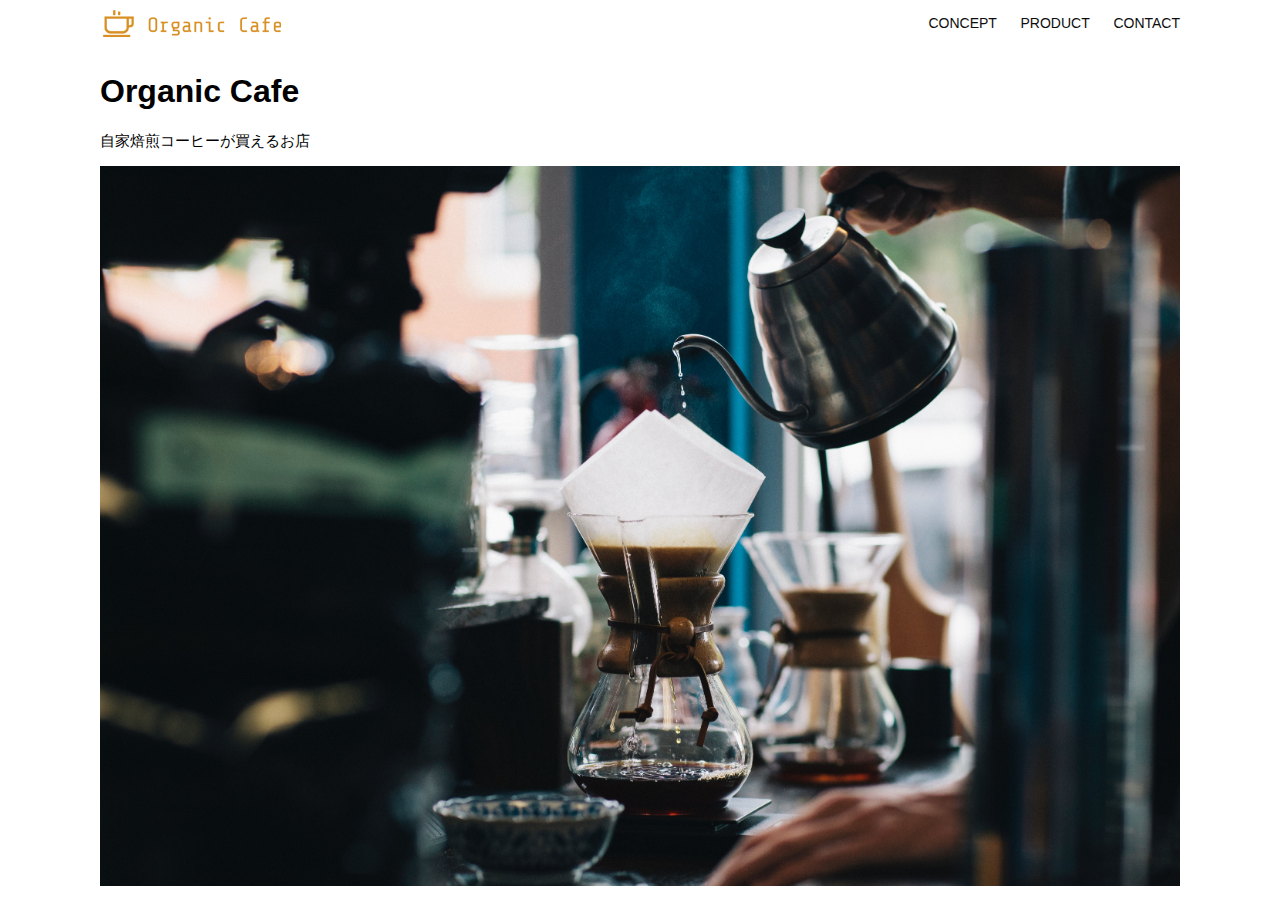
<file: html-css-kadai_013/index.html>
<!DOCTYPE html>
<html>
  <head>
    <title>Organic Cafe</title>
    <meta charset="UTF-8" />
    <meta name="description" content="自家焙煎のコーヒーがお家で楽しめるOrganic Cafe"/>
    <meta name="viewport" content="width=device-width, initial-scale=1.0" />
    <link rel="stylesheet" href="style.css" />
  </head>
  <body>
    <!-- ヘッダー -->
    <header>
      <!-- ロゴ -->
      <a href="index.html" id="logo"><img src="images/logo.png" alt="トップページに戻る"/></a>

      <!-- PC用ナビゲーション -->
      <nav id="nav-pc">
        <a href="index.html#concept">CONCEPT</a>
        <a href="index.html#product">PRODUCT</a>
        <a href="index.html#contact">CONTACT</a>
      </nav>
      
      <!-- スマートフォン用メニューボタン-->
        <button id="menu-sp" onclick="document.getElementById('nav-sp').style.display = 'block'">
            <img src="images/button-menu.png" alt="ナビゲーションを開く">      
      
      <!-- スマートフォン用ナビゲーション -->
        <nav id="nav-sp">
          <ul>
            <li>
              <img id="close" src="images/button-close.png" alt="ナビゲーションを閉じる" onclick="document.getElementById('nav-sp').style.display = 'none'">  
            </li>
            <li>
              <a id="logo-sp" href="index.html" onclick="document.getElementById('nav-sp').style.display = 'none'"><img src="images/logo-sp.png" alt="トップページに戻る"></a>
            </li>
            <li>
              <a class="menu" href="index.html#concept" onclick="document.getElementById('nav-sp').style.display = 'none'">CONCEPT</a>
            </li>
            <li>
              <a class="menu" href="index.html#product" onclick="document.getElementById('nav-sp').style.display = 'none'">PRODUCT</a>
            </li>
            <li>
              <a class="menu" href="index.html#contact" onclick="document.getElementById('nav-sp').style.display = 'none'">CONTACT</a>
            </li>
          </ul>  
        </nav>          
    </header>

    <main>
      <article>
        <!-- メインビジュアル -->
        <section id="main-visual">
          <div id="main-message">
            <h1>Organic Cafe</h1>
            <p>自家焙煎コーヒーが買えるお店</p>
          </div>
          <img src="images/main-image.jpg" alt="コーヒーをハンドドリップで淹れる画像"/>
        </section>
      </article>
    </main>
  </body>
</html>
</file>
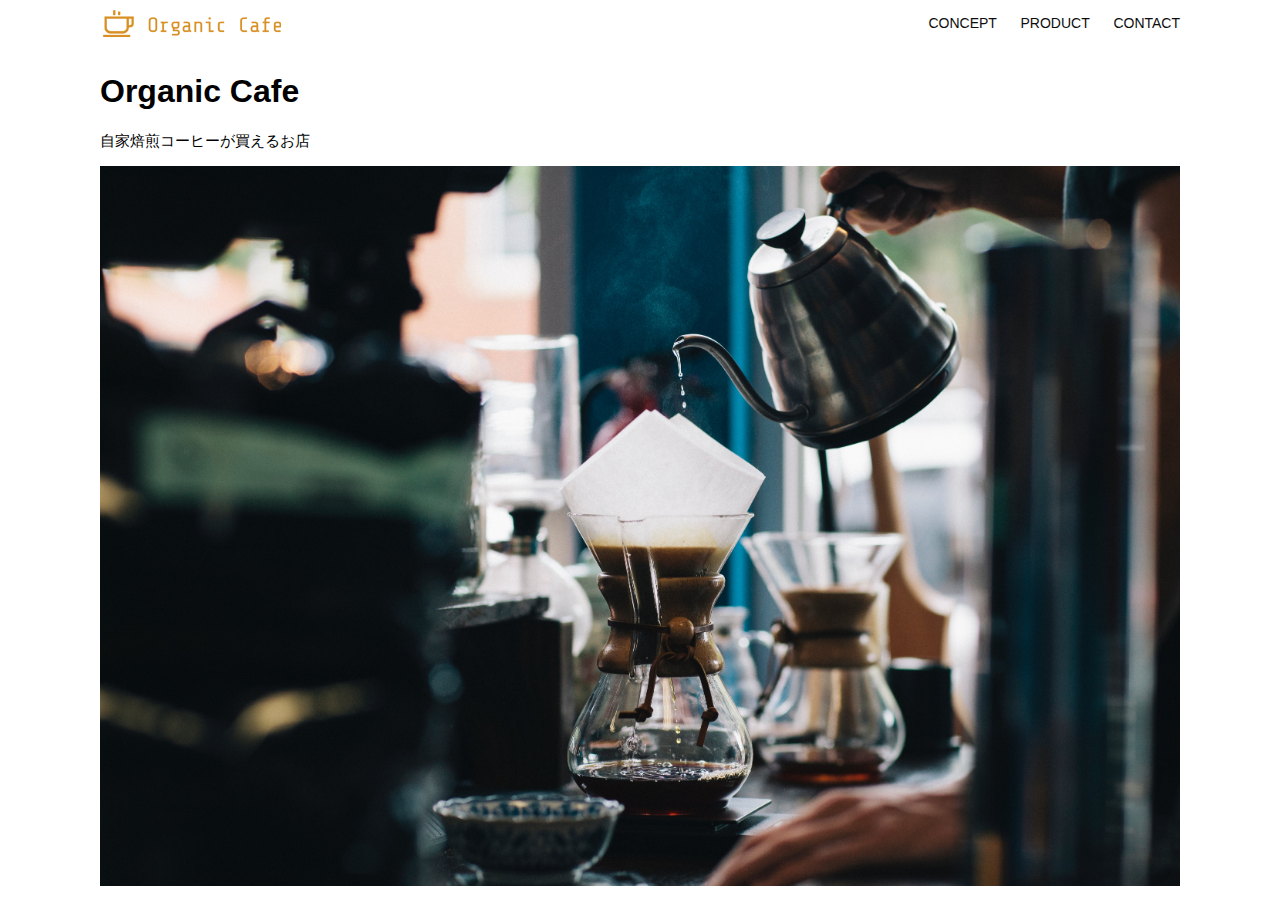
<file: kadai_013/index.html>
<!DOCTYPE html>
<html>
  <head>
    <title>Organic Cafe</title>
    <meta charset="UTF-8" />
    <meta name="description" content="自家焙煎のコーヒーがお家で楽しめるOrganic Cafe"/>
    <meta name="viewport" content="width=device-width, initial-scale=1.0" />
    <link rel="stylesheet" href="style.css" />
  </head>
  <body>
    <!-- ヘッダー -->
    <header>
      <!-- ロゴ -->
      <a href="index.html" id="logo"><img src="images/logo.png" alt="トップページに戻る"/></a>

      <!-- PC用ナビゲーション -->
      <nav id="nav-pc">
        <a href="index.html#concept">CONCEPT</a>
        <a href="index.html#product">PRODUCT</a>
        <a href="index.html#contact">CONTACT</a>
      </nav>
      
      <!-- スマートフォン用メニューボタン-->
        <button id="menu-sp" onclick="document.getElementById('nav-sp').style.display = 'block'">
            <img src="images/button-menu.png" alt="ナビゲーションを開く">
        </button>      
      
      <!-- スマートフォン用ナビゲーション -->
        <div id="nav-sp">
            <button id="close" onclick="document.getElementById('nav-sp').style.display = 'none'">
                <img src="images/button-close.png" alt="ナビゲーションを閉じる">
            </button>
      
        <nav>
          <ul>
            <li>
              <a id="logo-sp" href="index.html" onclick="document.getElementById('nav-sp').style.display = 'none'"><img src="images/logo-sp.png" alt="トップページに戻る"></a>
            </li>
            <li>
              <a class="menu" href="index.html#concept" onclick="document.getElementById('nav-sp').style.display = 'none'">CONCEPT</a>
            </li>
            <li>
              <a class="menu" href="index.html#product" onclick="document.getElementById('nav-sp').style.display = 'none'">PRODUCT</a>
            </li>
            <li>
              <a class="menu" href="index.html#contact" onclick="document.getElementById('nav-sp').style.display = 'none'">CONTACT</a>
            </li>
          </ul>  
        </nav>
        </div>          
    </header>

    <main>
      <article>
        <!-- メインビジュアル -->
        <section id="main-visual">
          <div id="main-message">
            <h1>Organic Cafe</h1>
            <p>自家焙煎コーヒーが買えるお店</p>
          </div>
          <img src="images/main-image.jpg" alt="コーヒーをハンドドリップで淹れる画像"/>
        </section>
      </article>
    </main>
  </body>
</html>
</file>
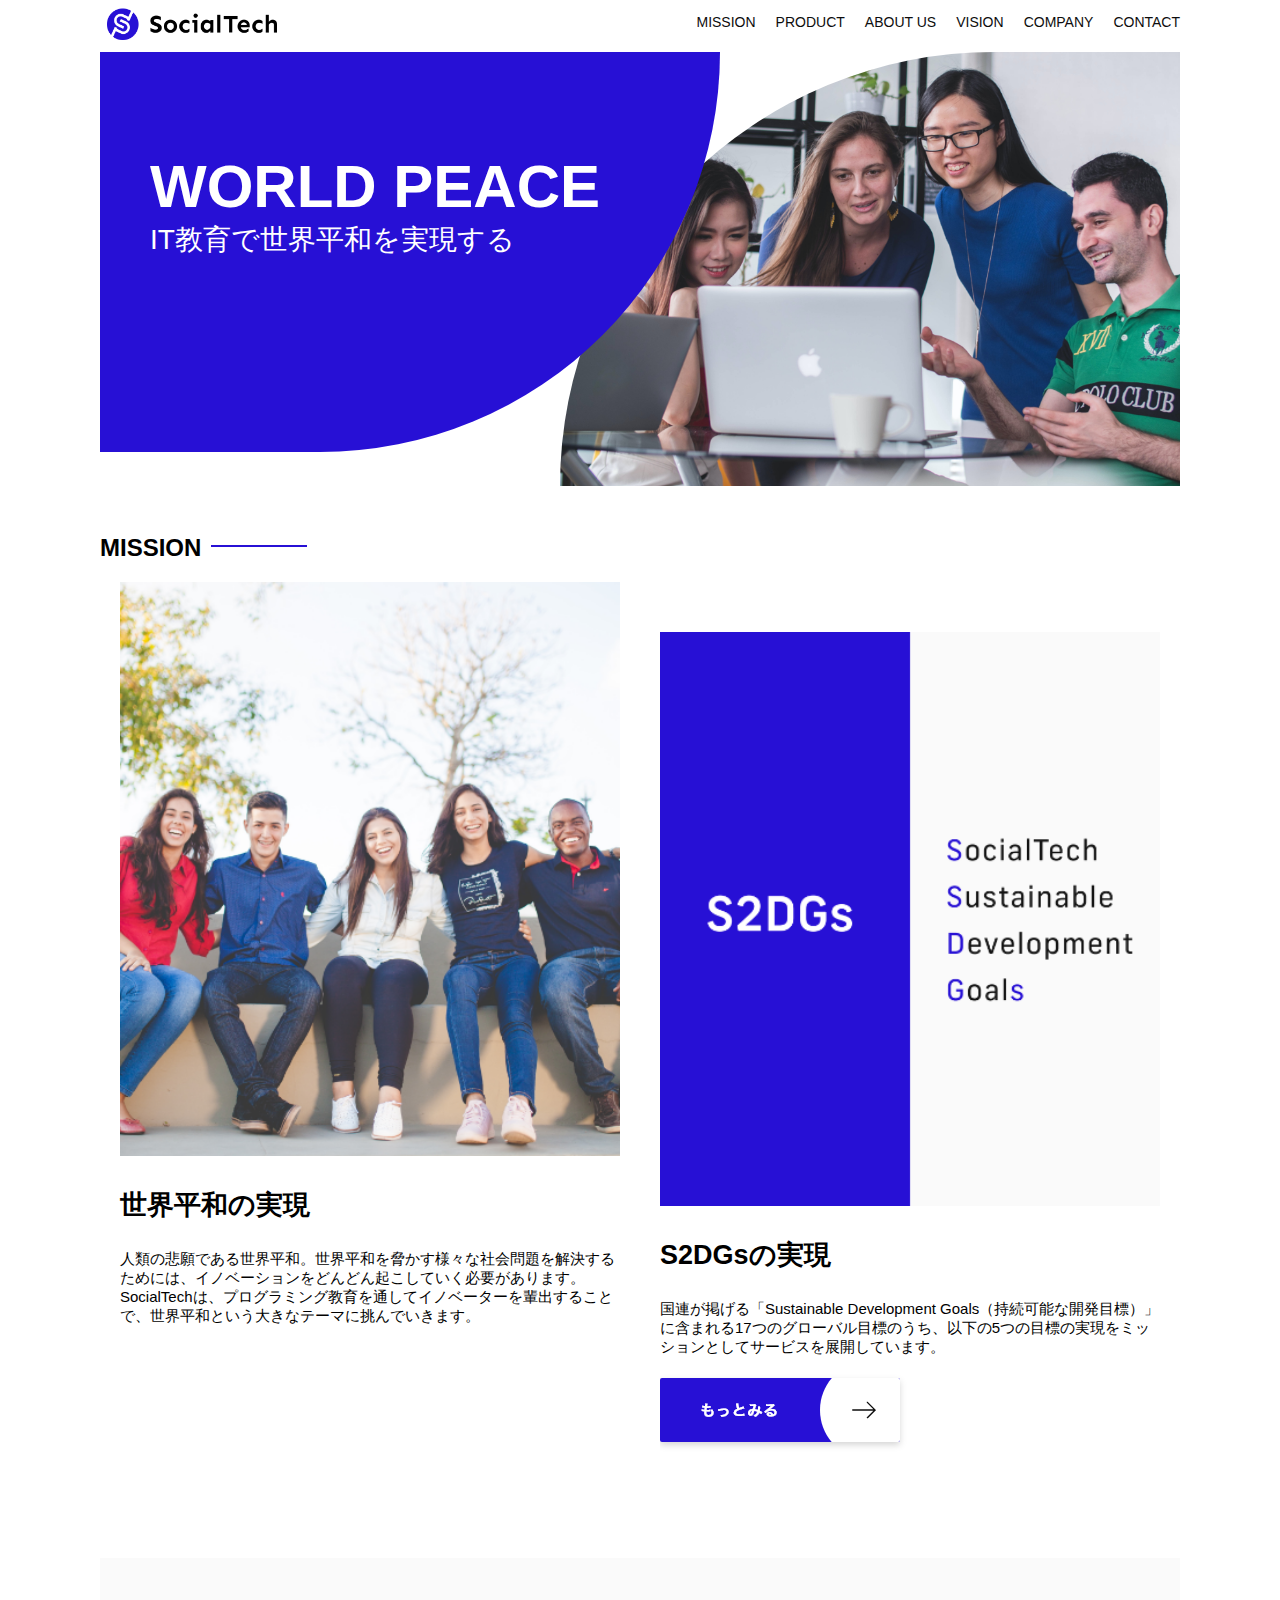
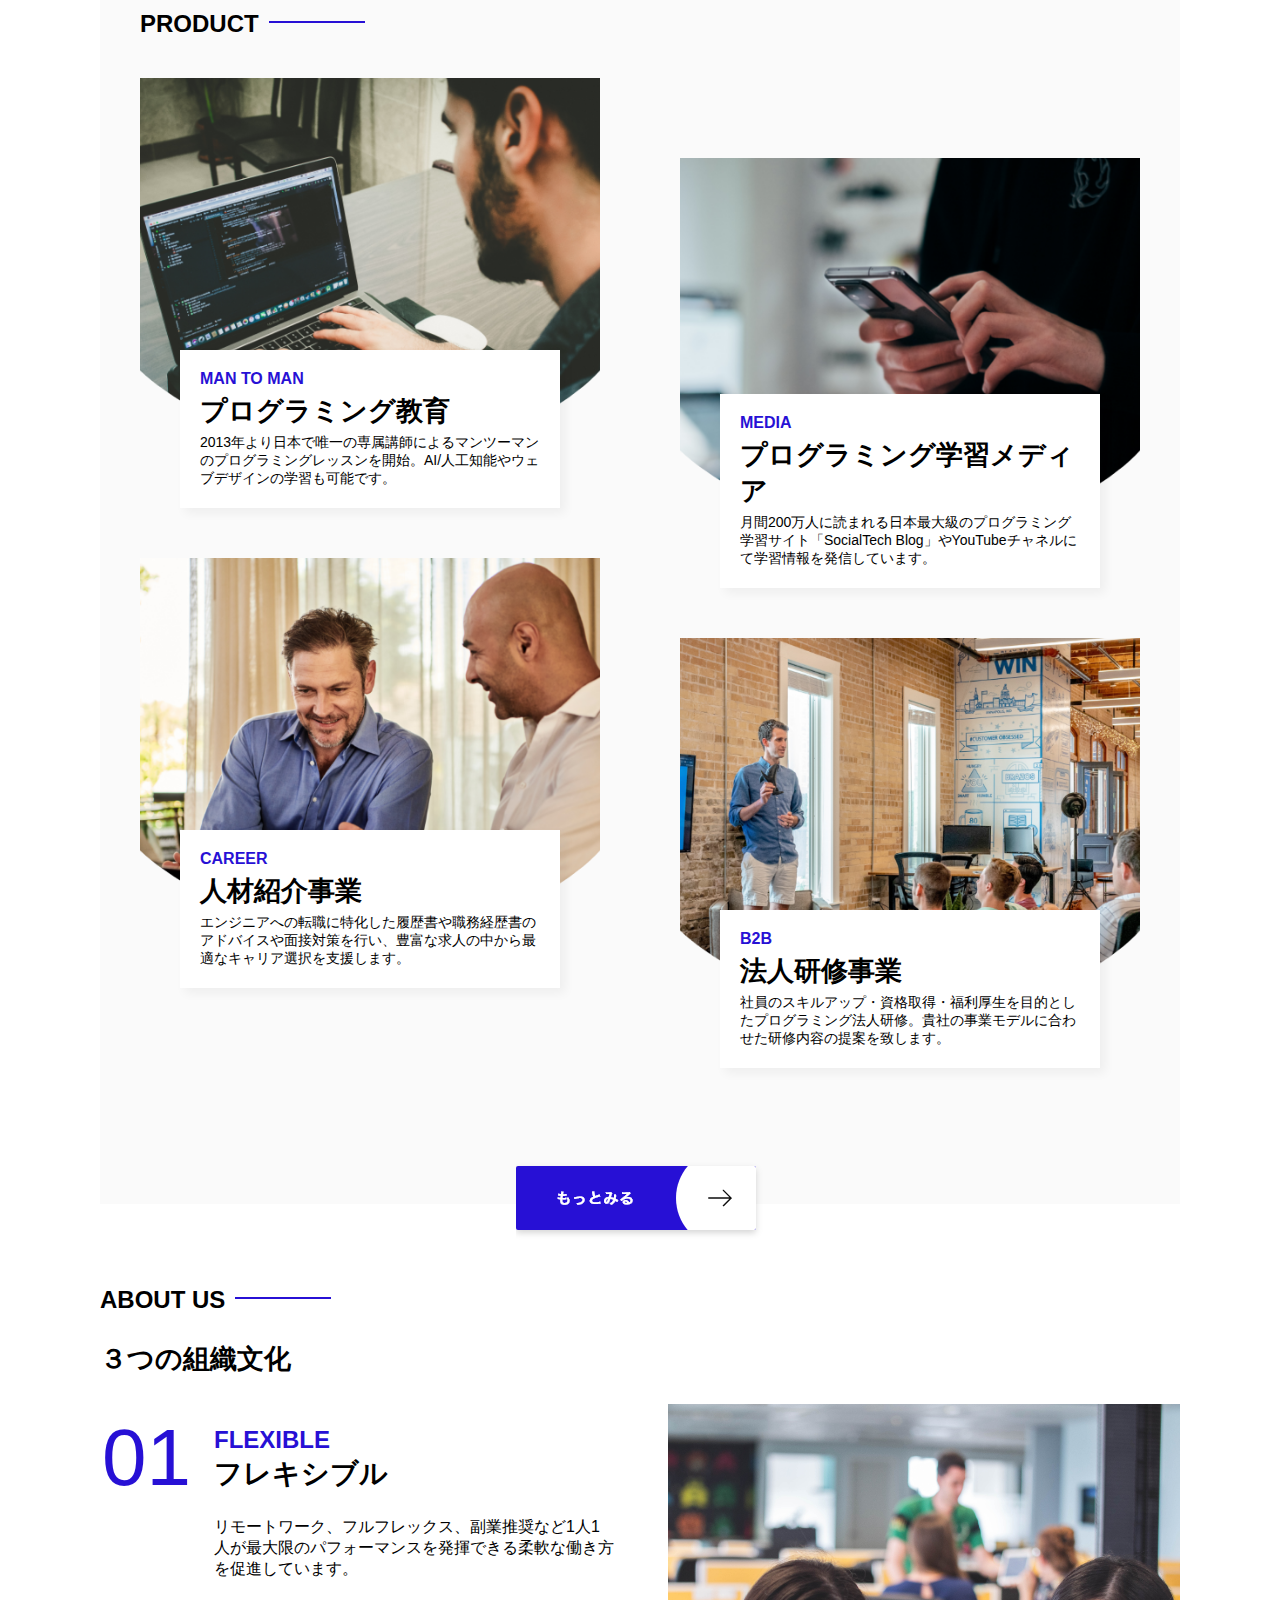
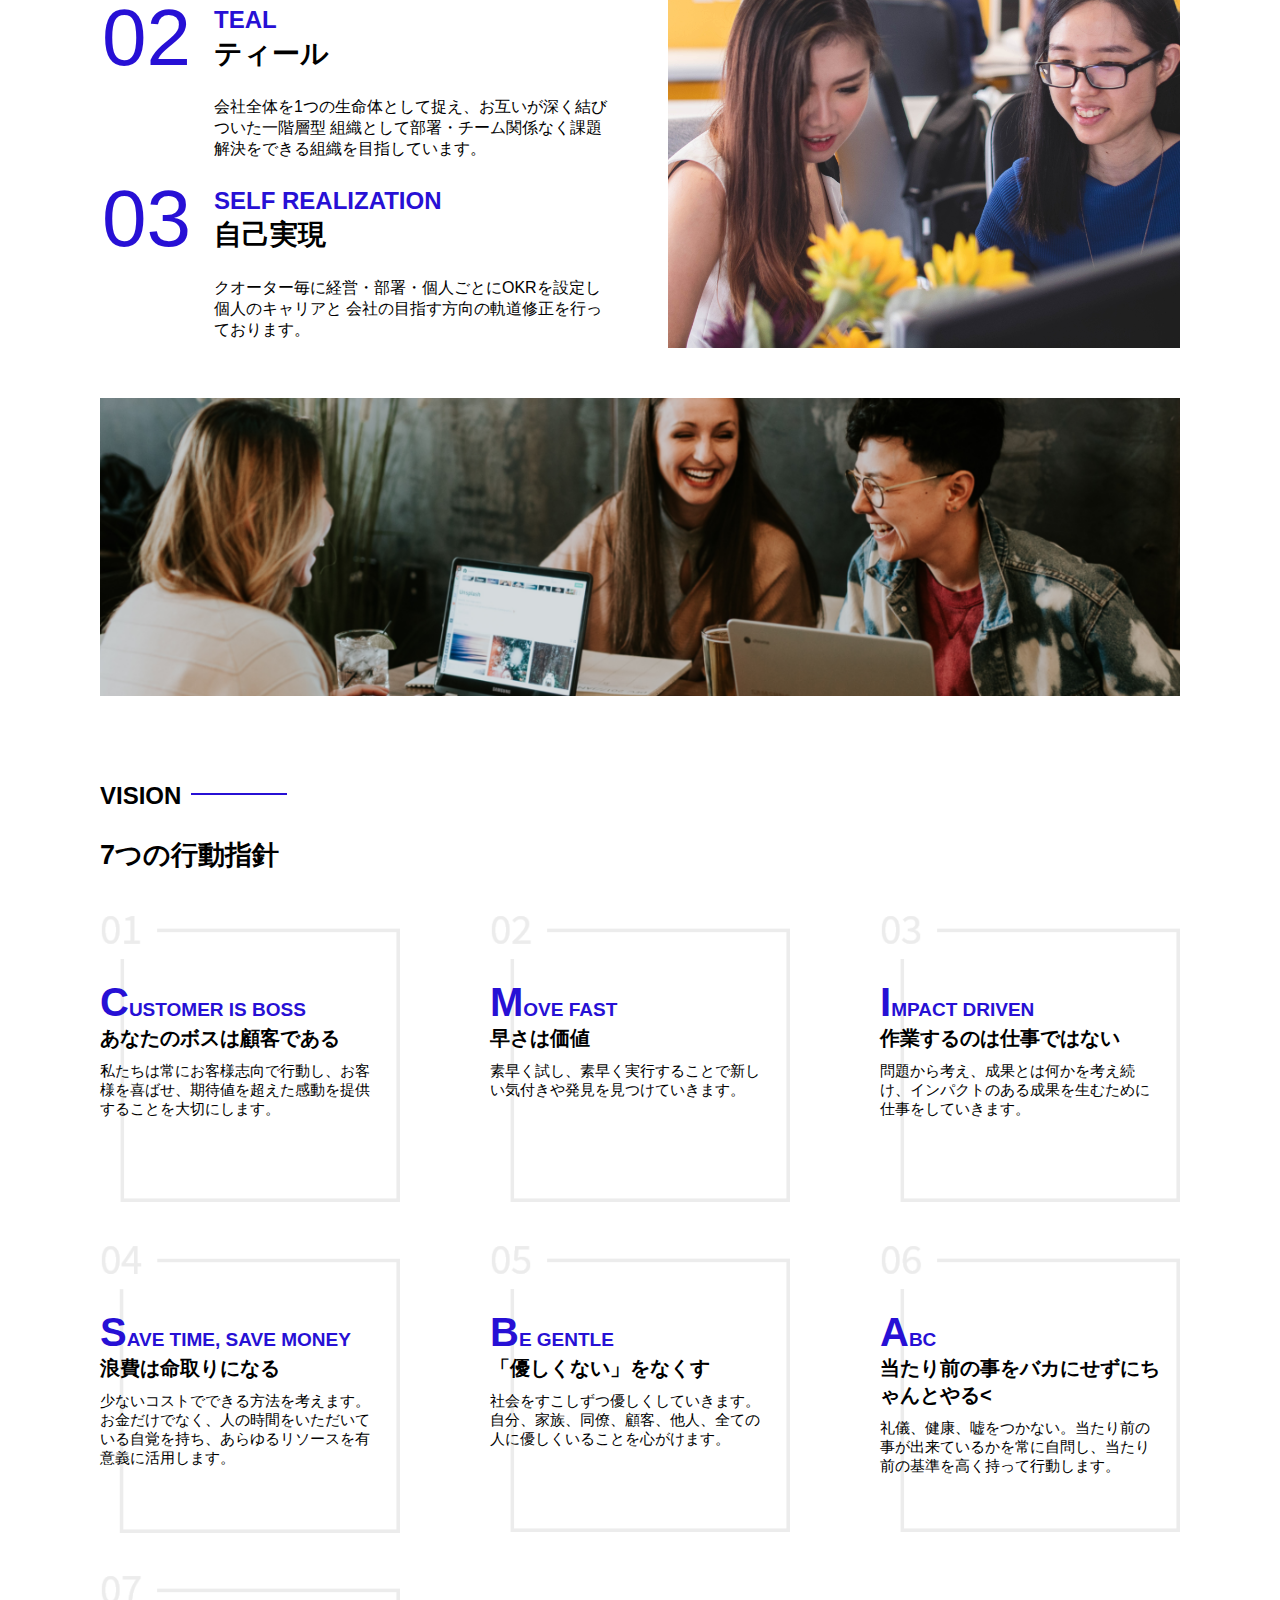
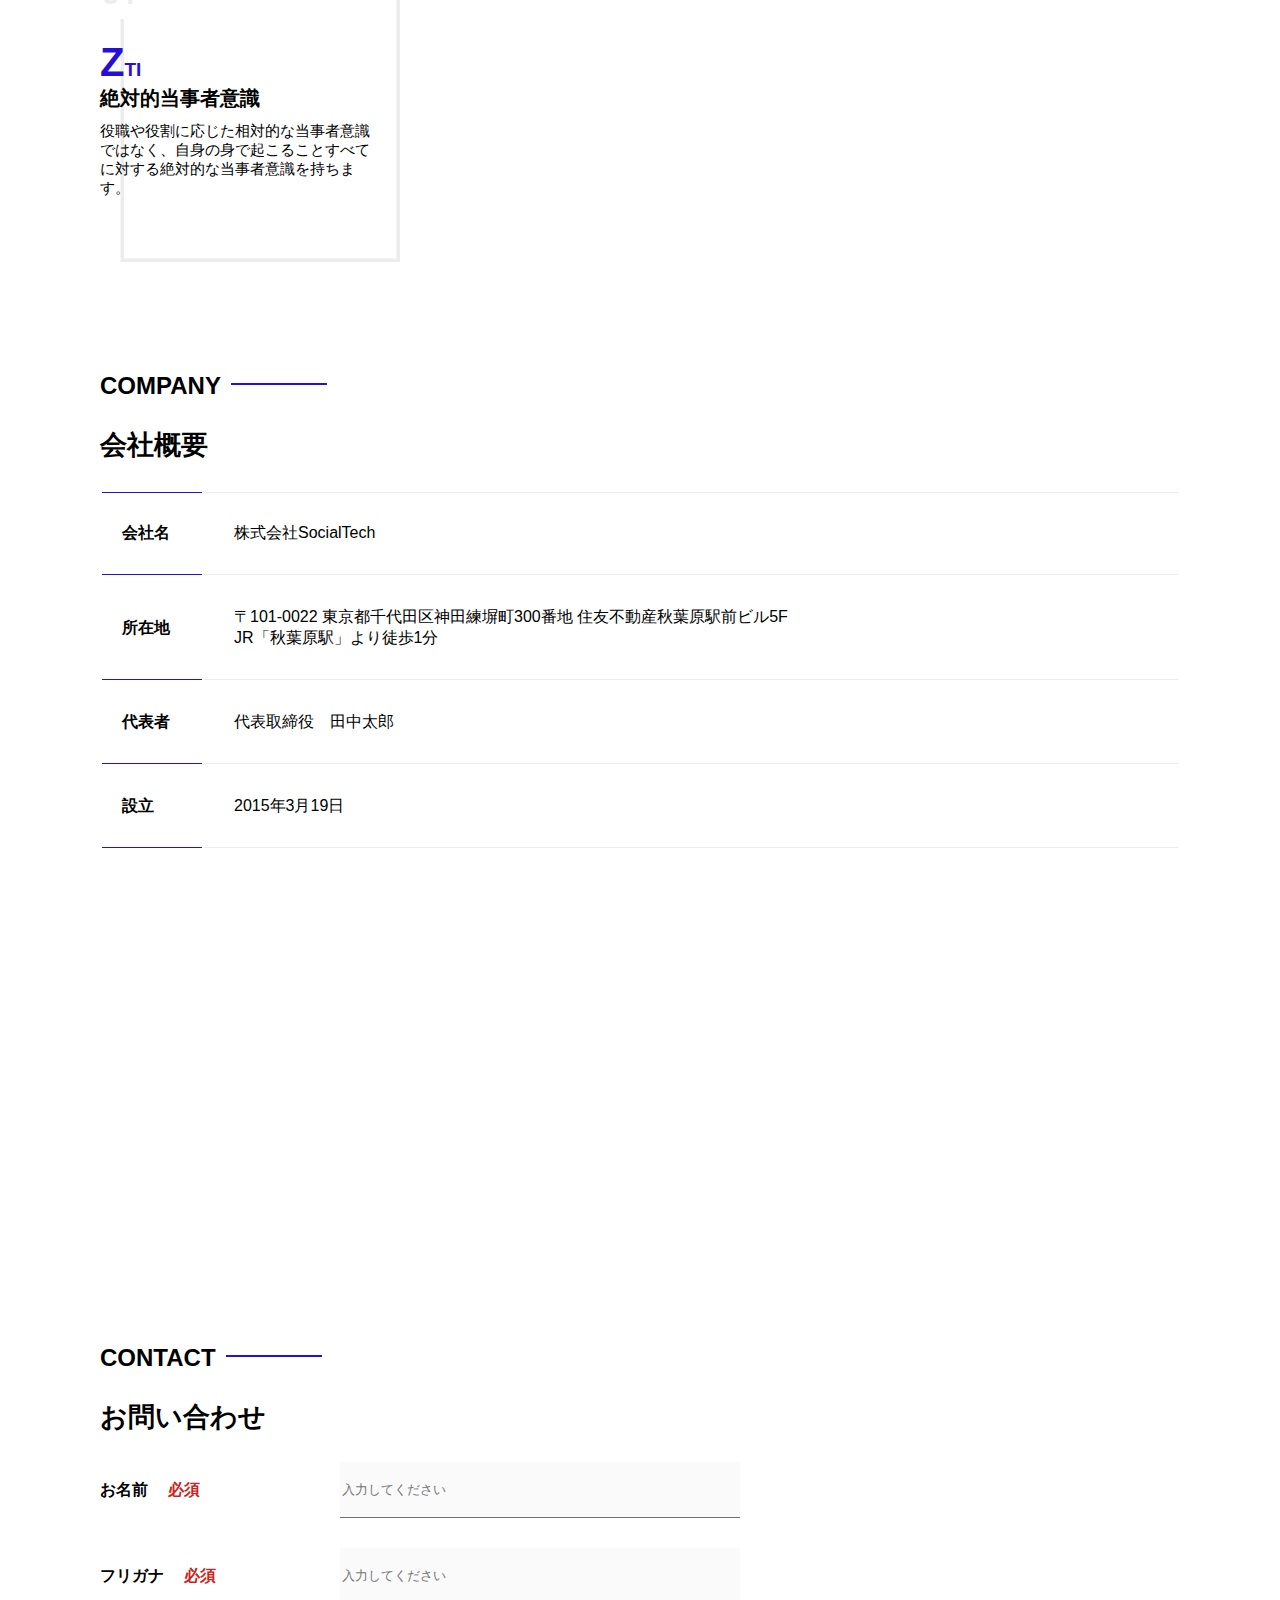
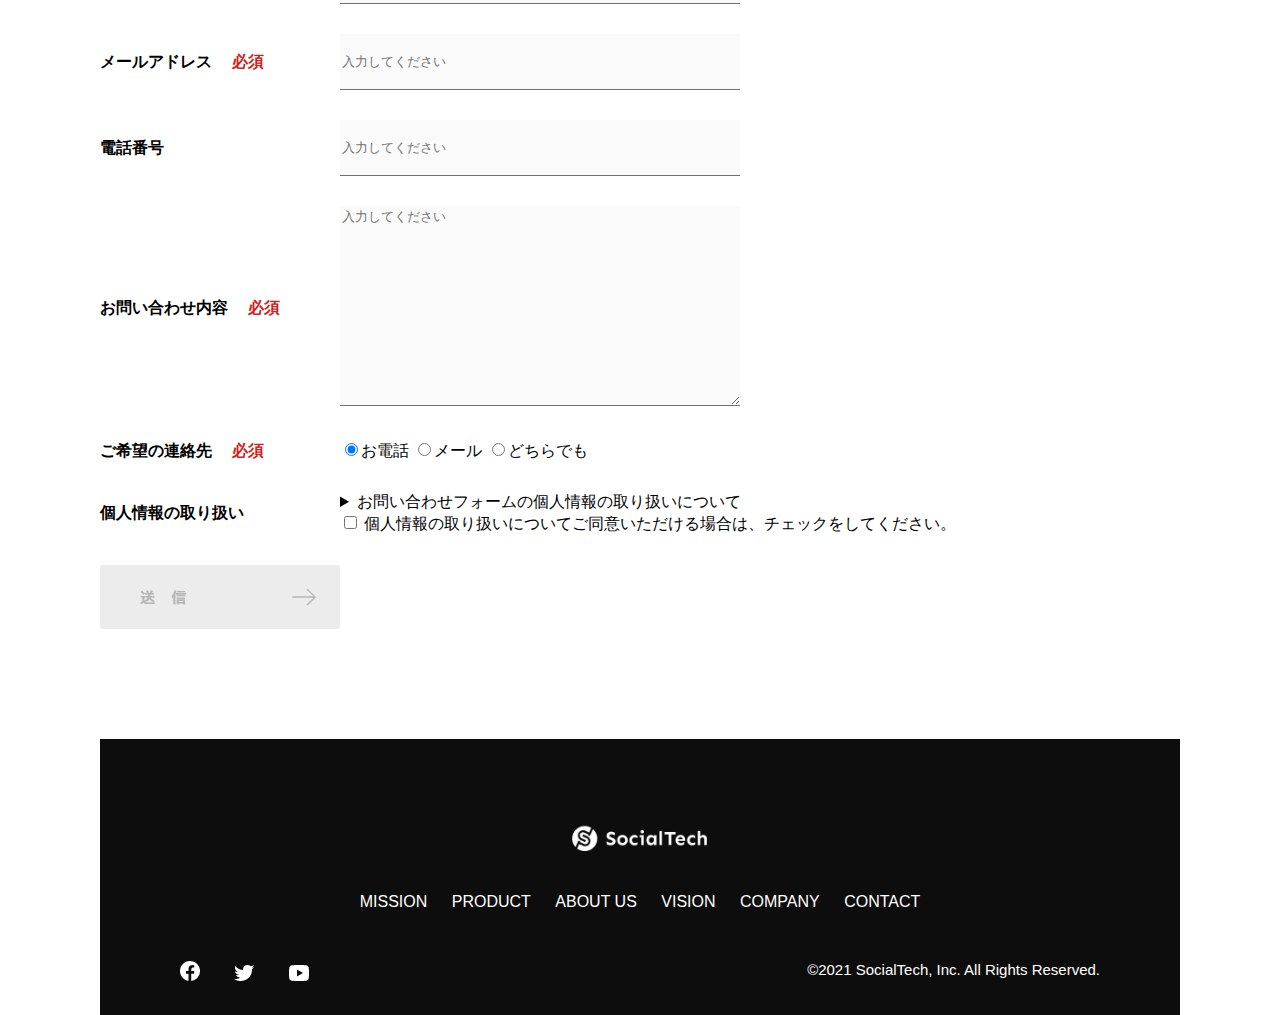
<file: kadai_tutorial_output/index.html>
<!DOCTYPE html>
<html>
<head>
    <title>SocialTech</title>
    <meta charset="UTF-8">
    <meta name="description" content="SocialTechはEdTech業界のリーディングカンパニーを目指します。">
    <meta name="viewport" content="width=device-width, initial-scale=1.0"> 
    <link rel="stylesheet" href="style.css">
</head>
<body>
    <!--ヘッダー-->
    <header>
        <!--ロゴ-->
        <a href="index.html" id="logo">
            <img src="images/logo.png" alt="トップページに戻る">
        </a>

        <!--PC用ナビゲーション-->
        <nav id="nav-pc">
            <ul>
                <li><a href="mission.html">MISSION</a></li>
                <li><a href="product.html">PRODUCT</a></li>
                <li><a href="index.html#aboutus">ABOUT US</a></li>
                <li><a href="index.html#vision">VISION</a></li>
                <li><a href="index.html#company">COMPANY</a></li>
                <li><a href="index.html#contact">CONTACT</a></li>
            </ul>
        </nav>
        <!-- スマートフォン用メニューボタン-->
        <button id="menu-sp" onclick="document.getElementById('nav-sp').style.display = 'block'">
            <img src="images/button-menu.png" alt="ナビゲーションを開く">
        </button>
        <!-- スマートフォン用ナビゲーション -->
        <div id="nav-sp">
            <button id="close" onclick="document.getElementById('nav-sp').style.display = 'none'">
                <img src="images/button-close.png" alt="ナビゲーションを閉じる">
            </button>
        
        <nav>
            <ul>
                <li>
                    <a id="logo-sp" href="index.html" onclick="document.getElementById('nav-sp').style.display = 'none'"><img src="images/logo-sp.png" alt="トップページに戻る"></a>                    
                </li>
                <li><a class="menu" href="mission.html" onclick="document.getElementById('nav-sp').style.display = 'none'">MISSION</a></li>
                <li><a class="menu" href="product.html" onclick="document.getElementById('nav-sp').style.display = 'none'">PRODUCT</a></li>
                <li><a class="menu" href="index.html#aboutus" onclick="document.getElementById('nav-sp').style.display = 'none'">ABOUT US</a></li>
                <li><a class="menu" href="index.html#vision" onclick="document.getElementById('nav-sp').style.display = 'none'">VISION</a></li>
                <li><a class="menu" href="index.html#company" onclick="document.getElementById('nav-sp').style.display = 'none'">COMPANY</a></li>
                <li><a class="menu" href="index.html#contact" onclick="document.getElementById('nav-sp').style.display = 'none'">CONTACT</a></li>
            </ul>            
        </nav>
        <div id="sns">
            <a href="https://www.facebook.com/sejuku2013">
             <img src="images/button-facebook.png" alt="Facebookのリンク">
           </a>
           <a href="https://twitter.com/samuraijuku">
             <img src="images/button-twitter.png" alt="Twitterのリンク">
           </a>
           <a href="https://www.youtube.com/channel/UCCFOQO5aDK0xXam4cUQXT8g">
             <img src="images/button-youtube.png" alt="YouTubeのリンク">
           </a>
        </div>
        </div>        
    </header>
    <main>
        <article>
            <!-- メインビジュアル -->
             <section id="main-visual">
                <div id="main-message">
                    <h1>WORLD PEACE</h1>
                    <p>IT教育で世界平和を実現する</p>
                </div>
                <img src="images/index/index-main.png" alt="PCの周りに集まる多国籍の仲間たち">
             </section>
             <!--ミッション -->
             <section id="mission">
                <h2 class="index-h2">MISSION</h2>
                <div id="mission-flex">
                    <div>
                        <img id="mission-photo" src="images/index/index-mission.png" alt="屋外のベンチで写真を撮影する多国籍の仲間たち">
                        <h3>世界平和の実現</h3>
                        <p>
                            人類の悲願である世界平和。世界平和を脅かす様々な社会問題を解決するためには、イノベーションをどんどん起こしていく必要があります。SocialTechは、プログラミング教育を通してイノベーターを輩出することで、世界平和という大きなテーマに挑んでいきます。
                        </p>
                    </div>
                    <div>
                        <img id="s2dgs" src="images/index/s2dgs.png" alt="S2DGs">
                        <h3>S2DGsの実現</h3>
                        <p>
                            国連が掲げる「Sustainable Development Goals（持続可能な開発目標）」に含まれる17つのグローバル目標のうち、以下の5つの目標の実現をミッションとしてサービスを展開しています。
                        </p>
                        <a href="mission.html">
                            <img src="images/button-more.png" alt="もっとみる">
                        </a>
                    </div>
                </div>
            </section>
            <!-- プロダクト -->
             <section id="product">
                <h2 class="index-h2">PRODUCT</h2>
                <div class="product-flex">
                    <div id="product-left">
                        <div>
                            <img class="product-photo" src="images/index/index-mantoman.png" alt="PCでコードを書く男性">
                            <div class="product-explain">
                                <span>MAN TO MAN</span>
                                <h3>プログラミング教育</h3>
                                <p>2013年より日本で唯一の専属講師によるマンツーマンのプログラミングレッスンを開始。AI/人工知能やウェブデザインの学習も可能です。</p>
                            </div>
                        </div>
                        <div>
                            <img class="product-photo" src="images/index/index-career.png" alt="笑顔で話し合う2人の男性">
                            <div class="product-explain">
                                <span>CAREER</span>
                                <h3>人材紹介事業</h3>
                                <p>エンジニアへの転職に特化した履歴書や職務経歴書のアドバイスや面接対策を行い、豊富な求人の中から最適なキャリア選択を支援します。</p>
                            </div>
                        </div>
                    </div>
                    <div id="product-right">
                        <div>
                            <img class="product-photo" src="images/index/index-media.png" alt="スマートフォンを操作する人">
                            <div class="product-explain">
                                <span>MEDIA</span>
                                <h3>プログラミング学習メディア</h3>
                                <p>月間200万人に読まれる日本最大級のプログラミング学習サイト「SocialTech Blog」やYouTubeチャネルにて学習情報を発信しています。</p>
                            </div>
                        </div>
                        <div>
                            <img class="product-photo" src="images/index/index-b2b.png" alt="講演中の男性とそれを聴く人々">
                            <div class="product-explain">
                                <span>B2B</span>
                                <h3>法人研修事業</h3>
                                <p>社員のスキルアップ・資格取得・福利厚生を目的としたプログラミング法人研修。貴社の事業モデルに合わせた研修内容の提案を致します。</p>
                            </div>
                        </div>
                    </div>
                </div>
                <div id="product-more">
                    <a href="product.html">
                        <img src="images/button-more.png" alt="もっとみる">
                    </a>
                </div>
            </section>
            <!-- ABOUT US -->
             <section id="aboutus">
                <h2 class="index-h2">ABOUT US</h2>
                <h3>３つの組織文化</h3>
                <div>
                    <table class="culture-table"> 
                       <tr>
                            <td class="culture-num">01</td>
                            <th><span class="culture-en">FLEXIBLE</span><br>フレキシブル</th>
                       </tr>
                       <tr>
                        <td>
                            <!--空白のセル-->
                        </td>
                        <td class="culture-description">リモートワーク、フルフレックス、副業推奨など1人1人が最大限のパフォーマンスを発揮できる柔軟な働き方を促進しています。</td>
                       </tr>
                       <tr>
                        <td class="culture-num">02</td>
                        <th><span class="culture-en">TEAL</span><br>ティール</th>
                       </tr>
                       <tr>
                        <td>
                            <!--空のセル-->
                        </td>
                        <td class="culture-description">会社全体を1つの生命体として捉え、お互いが深く結びついた一階層型 組織として部署・チーム関係なく課題解決をできる組織を目指しています。</td>
                       </tr>
                       <tr>
                        <td class="culture-num">03</td>
                        <th><span class="culture-en">SELF REALIZATION</span><br>自己実現</th>
                       </tr>
                       <tr>
                        <td>
                            <!-- 空のセル -->
                        </td>
                        <td class="culture-description">クオーター毎に経営・部署・個人ごとにOKRを設定し個人のキャリアと 会社の目指す方向の軌道修正を行っております。</td>
                       </tr> 
                    </table>
                    <img class="culture-img" src="images/index/index-aboutus1.png" alt="笑顔で話し合う2人の女性">
                </div>
                <img class="culture-img2" src="images/index/index-aboutus2.png" alt="笑顔で話し合う3人の男女">
             </section>
             <!-- VISION -->
              <section id="vision">
                <h2 class="index-h2">VISION</h2>
                <h3>7つの行動指針</h3>
                <div>
                    <div class="vision-box">
                        <img src="images/index/vision-01.png" alt="01">
                        <div>
                            <h4>CUSTOMER IS BOSS</h4>
                            <h5>あなたのボスは顧客である</h5>
                            <p>私たちは常にお客様志向で行動し、お客様を喜ばせ、期待値を超えた感動を提供することを大切にします。</p>
                        </div>
                    </div>
                    <div class="vision-box">
                        <img src="images/index/vision-02.png" alt="02">
                        <div>
                            <h4>MOVE FAST</h4>
                            <h5>早さは価値</h5>
                            <p>素早く試し、素早く実行することで新しい気付きや発見を見つけていきます。</p>
                        </div>
                    </div>
                    <div class="vision-box">
                        <img src="images/index/vision-03.png" alt="03">
                        <div>
                            <h4>IMPACT DRIVEN</h4>
                            <h5>作業するのは仕事ではない</h5>
                            <p>問題から考え、成果とは何かを考え続け、インパクトのある成果を生むために仕事をしていきます。</p>
                        </div>
                    </div> 
                    <div class="vision-box">
                        <img src="images/index/vision-04.png" alt="04">
                        <div>
                            <h4>SAVE TIME, SAVE MONEY</h4>
                            <h5>浪費は命取りになる</h5>
                            <p>少ないコストでできる方法を考えます。お金だけでなく、人の時間をいただいている自覚を持ち、あらゆるリソースを有意義に活用します。</p>
                        </div>
                    </div>  
                     <div class="vision-box">
                        <img src="images/index/vision-05.png" alt="05">
                        <div>
                            <h4>BE GENTLE</h4>
                            <h5>「優しくない」をなくす</h5>
                            <p>社会をすこしずつ優しくしていきます。自分、家族、同僚、顧客、他人、全ての人に優しくいることを心がけます。</p>
                        </div>
                    </div>           
                     <div class="vision-box">
                        <img src="images/index/vision-06.png" alt="06">
                        <div>
                            <h4>ABC</h4>
                            <h5>当たり前の事をバカにせずにちゃんとやる<</h5>
                            <p>礼儀、健康、嘘をつかない。当たり前の事が出来ているかを常に自問し、当たり前の基準を高く持って行動します。</p>
                        </div>
                    </div>      
                     <div class="vision-box">
                        <img src="images/index/vision-07.png" alt="07">
                        <div>
                            <h4>ZTI</h4>
                            <h5>絶対的当事者意識</h5>
                            <p>役職や役割に応じた相対的な当事者意識ではなく、自身の身で起こることすべてに対する絶対的な当事者意識を持ちます。</p>
                        </div>
                    </div>                                                                                                                                                                                                                                                                  
                </div>
              </section>
              <!-- COMPANY -->
              <section id="company">
                <h2 class="index-h2">COMPANY</h2>
                <h3>会社概要</h3>
                    <table id="company-table">
                        <tr>
                            <th class="tableheader tableheader-first">会社名</th>
                            <td class="cell cell-first">株式会社SocialTech</td>
                        </tr>
                        <tr>
                            <th class="tableheader">所在地</th>
                            <td class="cell">〒101-0022 東京都千代田区神田練塀町300番地 住友不動産秋葉原駅前ビル5F<br>JR「秋葉原駅」より徒歩1分</td>
                        </tr>
                        <tr>
                            <th class="tableheader">代表者</th>
                            <td class="cell">代表取締役　田中太郎</td>
                        </tr>
                        <tr>
                            <th class="tableheader">設立</th>
                            <td class="cell">2015年3月19日</td>
                        </tr>
                    </table>
<iframe
src="https://www.google.com/maps/embed?pb=!1m18!1m12!1m3!1d3240.0688551336807!2d139.7720776771055!3d35.69992317258124!2m3!1f0!2f0!3f0!3m2!1i1024!2i768!4f13.1!3m3!1m2!1s0x60188fee13660e23%3A0x77137876edf742ac!2z5L2P5Y-L5LiN5YuV55Sj56eL6JGJ5Y6f6aeF5YmN44OT44Or!5e0!3m2!1sja!2sjp!4v1704858013291!5m2!1sja!2sjp" 
 style="border: 0" allowfullscreen="" loading="lazy">
</iframe>
              </section>
            <!--お問い合わせフォーム  -->
            <section id="contact">
                <h2 class="index-h2">CONTACT</h2>
                <h3>お問い合わせ</h3>
                <form>
                    <div>
                        <div class="contact-heading">
                            <label class="contact-label">お名前<span class="contact-span">必須</span></label>
                        </div>
                        <div>
                            <input type="text" name="name" placeholder="入力してください" class="contact-textbox">
                        </div>
                    </div>
                    <div>
                        <div class="contact-heading">
                            <label class="contact-label">フリガナ<span class="contact-span">必須</span></label>                        
                        </div>
                        <div>
                            <input type="text" name="hurigana" placeholder="入力してください" class="contact-textbox">
                        </div>
                    </div>
                    <div>
                        <div class="contact-heading">
                            <label class="contact-label">メールアドレス<span class="contact-span">必須</span></label>
                        </div>
                        <div>
                            <input type="text" name="email" placeholder="入力してください" class="contact-textbox">
                        </div>
                    </div>
                    <div>
                        <div class="contact-heading">
                            <label class="contact-label">電話番号</label>
                        </div>
                        <div>
                            <input type="text" name="tel" placeholder="入力してください" class="contact-textbox">
                        </div>
                    </div>
                    <div>
                        <div class="contact-heading">
                            <label class="contact-label">お問い合わせ内容<span class="contact-span">必須</span></label>
                        </div>
                        <div>
                            <textarea class="contact-textarea" placeholder="入力してください" name="message"></textarea>
                        </div>
                    </div>
                    <div>
                        <div class="contact-heading">
                            <label class="contact-label">ご希望の連絡先<span class="contact-span">必須</span></label>
                        </div>
                        <div>
                            <input class="radiobutton" type="radio" value="tel" name="contact" checked><label>お電話</label>
                            <input class="radiobutton" type="radio" value="mail" name="contact"><label>メール</label>
                            <input class="radiobutton" type="radio" value="both" name="contact"><label>どちらでも</label>
                        </div>
                    </div>
                    <div>
                        <div class="contact-heading">
                            <label class="contact-label">個人情報の取り扱い</label>
                        </div>
                        <div>
                            <details>
                                <summary>お問い合わせフォームの個人情報の取り扱いについて</summary>
                                <div>
                                    <dl>
                                        <dt>1. 組織の名称又は氏名</dt>
                                        <dd>株式会社SocialTech</dd>
                                        <dt>２．個人情報保護管理者（若しくはその代理人）の氏名又は職名、所属及び連絡先</dt>
                                        <dd>
                                            <p>鈴木　一郎　コーポレート部</p>
                                            <p>メールアドレス：samurai@example.com</p>
                                            <p>TEL：03-1234-5678</p>
                                        </dd>
                                        <dt>３．個人情報の利用目的</dt>
                                        <dd>
                                            <ul>
                                                <li>本サービス及び本サービスに関連する情報の提供又はそれらに関する連絡のため</li>
                                                <li>ユーザーの本人確認のため</li>
                                                <li>当社サービスのご案内のため</li>
                                                <li>当社の商品等の広告または宣伝（電子メールによるものを含むものとします。）</li>
                                            </ul>
                                        </dd>
                                        <dt>４．個人情報の取り扱い業務の委託</dt>
                                        <dd>個人情報の取扱業務の全部または一部を外部に業務委託する場合があります。その際、弊社は、個人情報を適切に保護できる管理体制を敷き実行していることを条件として委託先を厳選したうえで、機密保持契約を委託先と締結し、お客様の個人情報を厳密に管理させます。</dd>
                                        <dt>５．個人情報の開示等の請求</dt>
                                        <dd>
                                            お客様は、弊社に対してご自身の個人情報の開示等（利用目的の通知、開示、内容の訂正・追加・削除、利用の停止または消去、第三者への提供の停止）に関して、当社問合わせ窓口に申し出ることができます。<br>
                                            その際、弊社はお客様ご本人を確認させていただいたうえで、合理的な期間内に対応いたします。<br>
                                            なお、個人情報に関する弊社問合わせ先は、次の通りです。
                                        </dd>
                                        <dd>
                                            <p>株式会社SocialTech　個人情報問合せ窓口</p>
                                            <p>〒150-0043　東京都千代田区神田練塀町300番地 住友不動産秋葉原駅前ビル5F</p>
                                            <p>メールアドレス：samurai@example.com　TEL：03-1234-5678</p>
                                        </dd>
 
                                        <dt>６．個人情報を提供されることの任意性について</dt>
                                        <dd>お客様がご自身の個人情報を弊社に提供されるか否かは、お客様のご判断によりますが、もしご提供されない場合には、適切なサービスが提供できない場合がありますので予めご了承ください。</dd>
                                    </dl>
                                </div>
                            </details>
                            <input type="checkbox" name="agree">
                            <span>個人情報の取り扱いについてご同意いただける場合は、チェックをしてください。</span>
                        </div>
                    </div>
                    <div>
                        <input type="image" src="images/button-submit.png" alt="送信する">
                    </div>
                </form>
            </section>
        </article>
    </main>

    <footer>
        <div id="footer-logo">
            <img src="images/logo-sp.png" alt="SocialTech">
        </div>
        <div id="footer-link">
            <a href="mission.html">MISSION</a>
            <a href="product.html">PRODUCT</a>
            <a href="index.html#aboutus">ABOUT US</a>
            <a href="index.html#vision">VISION</a>
            <a href="index.html#company">COMPANY</a>
            <a href="index.html#contact">CONTACT</a>
        </div>
        <div id="sns-footer">
            <div class="sns-btns">
                <a href="https://www.facebook.com/sejuku2013"><img src="images/button-facebook.png" alt="Facebookのリンク"></a>
                <a href="https://twitter.com/samuraijuku"><img src="images/button-twitter.png" alt="Twitterのリンク"></a>
                <a href="https://www.youtube.com/channel/UCCFOQO5aDK0xXam4cUQXT8g"><img src="images/button-youtube.png" alt="YouTubeのリンク"></a>
         </div>
         <p id="copyright">&copy;2021 SocialTech, Inc. All Rights Reserved.</p>
       </div>
    </footer>
    
</body>
</html>
</file>
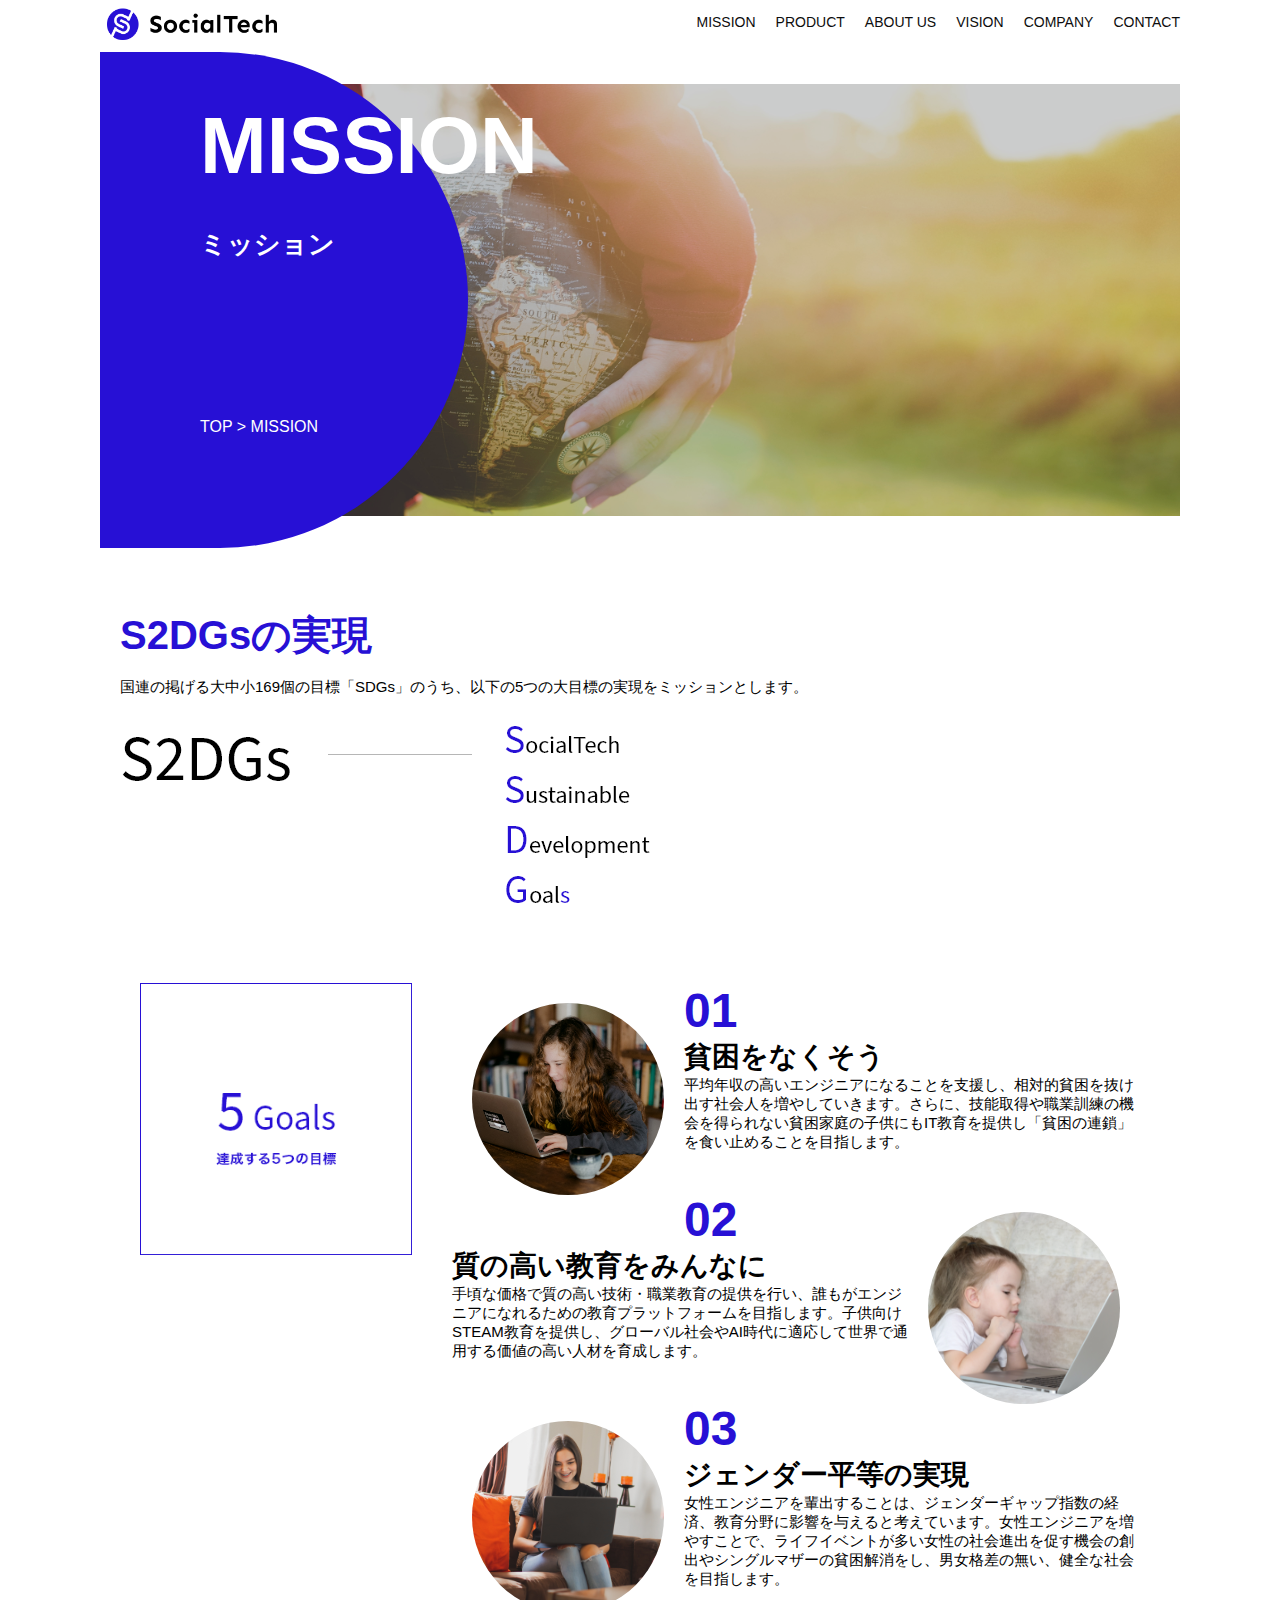
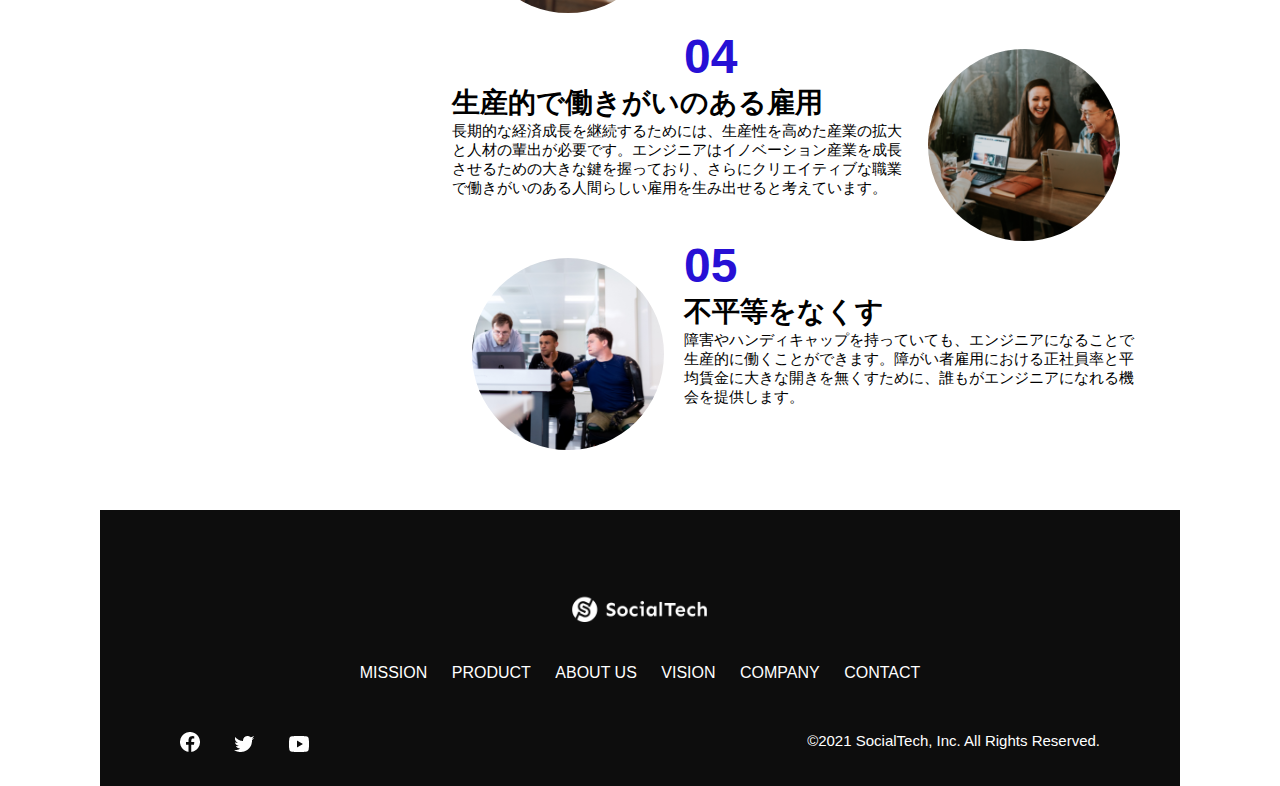
<file: kadai_tutorial_output/mission.html>
<!DOCTYPE html>
<html lang="en">
<head>
    <title>SocialTech - MISSION ミッション -</title>
    <meta charset="UTF-8">
    <meta name="description" content="SocialTechが目指す5つの目標（S2DGs）を紹介します">
    <meta name="viewport" content="width=device-width, initial-scale=1.0">
    <link rel="stylesheet" href="style.css">
</head>

<body>
    <!-- ヘッダー -->
    <header>
        <!-- ロゴ -->
        <a href="index.html" id="logo">
            <img src="images/logo.png" alt="トップページに戻る">
        </a>

        <!-- PC用ナビゲーション -->
        <nav id="nav-pc">
            <ul>
                <li><a href="mission.html">MISSION</a></li>
                <li><a href="product.html">PRODUCT</a></li>
                <li><a href="index.html#aboutus">ABOUT US</a></li>
                <li><a href="index.html#vision">VISION</a></li>
                <li><a href="index.html#company">COMPANY</a></li>
                <li><a href="index.html#contact">CONTACT</a></li>
            </ul>
        </nav>

        <!-- スマホ用メニューボタン -->
        <button id="menu-sp" onclick="document.getElementById('nav-sp').style.display = 'block'">
            <img src="images/button-menu.png" alt="ナビゲーションを開く">
        </button> 

        <!-- スマホ用ナビゲーション -->
        <div id="nav-sp"> 
            <button id="menu-sp" onclick="document.getElementById('nav-sp').style.display = 'none'">
                <img src="images/button-close.png" alt="ナビゲーションを閉じる">
            </button>
            
            <nav>
                <ul>
                    <li>
                        <a id="logo-sp" href="index.html" onclick="document.getElementById('nav-sp').style.display = 'none'"><img src="images/logo-sp.png" alt="トップページに戻る"></a>
                    </li>
                    <li><a class="menu" href="mission.html" onclick="document.getElementById('nav-sp').style.display = 'none'">MISSION</a></li>
                    <li><a class="menu" href="product.html" onclick="document.getElementById('nav-sp').style.display = 'none'">PRODUCT</a></li>
                    <li><a class="menu" href="index.html#aboutus" onclick="document.getElementById('nav-sp').style.display = 'none'">ABOUT US</a></li>
                    <li><a class="menu" href="index.html#vision" onclick="document.getElementById('nav-sp').style.display = 'none'">VISION</a></li>
                    <li><a class="menu" href="index.html#company" onclick="document.getElementById('nav-sp').style.display = 'none'">COMPANY</a></li>
                    <li><a class="menu" href="index.html#contact" onclick="document.getElementById('nav-sp').style.display = 'none'">CONTACT</a></li>
                </ul>
            </nav>
            <div id="sns">
                <a href="https://www.facebook.com/sejuku2013"></a>
                    <img src="images/button-facebook.png" alt="Facebookのリンク">
                </a>
                <a href="https://twitter.com/samuraijuku">
                    <img src="images/button-twitter.png" alt="Twitterのリンク">
                </a>
                <a href="https://www.youtube.com/channel/UCCFOQO5aDK0xXam4cUQXT8g">
                    <img src="images/button-youtube.png" alt="YouTubeのリンク">
                </a>
            </div>
        </div>
    </header>

    <main>
        <article>
            <section id="mission-main">
                <div class="mission-main-inner">
                    <div id="mission-title">
                        <h1>MISSION<br><span>ミッション</span></h1>
                        <p>TOP > MISSION</p>
                    </div>
                </div>
            </section>
            
            <section id="mission-s2dgs">
                <h2 class="mission-h2">S2DGsの実現</h2>
                <p>国連の掲げる大中小169個の目標「SDGs」のうち、以下の5つの大目標の実現をミッションとします。</p>
                <img src="images/mission/mission-s2dgs.png" alt="S2DGs">
            </section>

            <section id="mission-five-goals">
                <div class="five-goals-image">
                    <img src="images/mission/mission-5goals.png" alt="5Goals">
                </div>
                <div class="five-goals-read">
                    <div>
                        <img class="fivegoals-image-left" src="images/mission/mission-5goals01.png" alt="PCを操作する女の子">
                        <span class="fivegoals-number">01</span>
                        <h3 class="fivegoals-h3">貧困をなくそう</h3>
                        <p class="fivegoals-p">平均年収の高いエンジニアになることを支援し、相対的貧困を抜け出す社会人を増やしていきます。さらに、技能取得や職業訓練の機会を得られない貧困家庭の子供にもIT教育を提供し「貧困の連鎖」を食い止めることを目指します。</p>
                    </div>
                    <div>
                        <img class="fivegoals-image-right" src="images/mission/mission-5goals02.png" alt="PCを見つめる小さい女の子">
                        <span class="fivegoals-number">02</span>
                        <h3 class="fivegoals-h3">質の高い教育をみんなに</h3>
                        <p class="fivegoals-p">手頃な価格で質の高い技術・職業教育の提供を行い、誰もがエンジニアになれるための教育プラットフォームを目指します。子供向けSTEAM教育を提供し、グローバル社会やAI時代に適応して世界で通用する価値の高い人材を育成します。</p>
                    </div>
                    <div>
                        <img class="fivegoals-image-left" src="images/mission/mission-5goals03.png" alt="PCを操作する女性">
                        <span class="fivegoals-number">03</span>
                        <h3 class="fivegoals-h3">ジェンダー平等の実現</h3>
                        <p class="fivegoals-p">女性エンジニアを輩出することは、ジェンダーギャップ指数の経済、教育分野に影響を与えると考えています。女性エンジニアを増やすことで、ライフイベントが多い女性の社会進出を促す機会の創出やシングルマザーの貧困解消をし、男女格差の無い、健全な社会を目指します。</p>
                    </div>
                    <div>
                        <img class="fivegoals-image-right" src="images/mission/mission-5goals04.png" alt="笑顔で話し合う3人の男女">
                        <span class="fivegoals-number">04</span>
                        <h3 class="fivegoals-h3">生産的で働きがいのある雇用</h3>
                        <p class="fivegoals-p">長期的な経済成長を継続するためには、生産性を高めた産業の拡大と人材の輩出が必要です。エンジニアはイノベーション産業を成長させるための大きな鍵を握っており、さらにクリエイティブな職業で働きがいのある人間らしい雇用を生み出せると考えています。</p>
                    </div>
                    <div>
                        <img class="fivegoals-image-left" src="images/mission/mission-5goals05.png" alt="障害を持つ男性が生き生きと働く様子">
                        <span class="fivegoals-number">05</span>
                        <h3 class="fivegoals-h3">不平等をなくす</h3>
                        <p class="fivegoals-p">障害やハンディキャップを持っていても、エンジニアになることで生産的に働くことができます。障がい者雇用における正社員率と平均賃金に大きな開きを無くすために、誰もがエンジニアになれる機会を提供します。</p>
                    </div>
                </div>                    
            </section>

        </article>
    </main>
    
    <footer>
        <div id="footer-logo">
            <img src="images/logo-sp.png" alt="SocialTech">
        </div>
        <div id="footer-link">
            <a href="mission.html">MISSION</a>
            <a href="product.html">PRODUCT</a>
            <a href="index.html#aboutus">ABOUT US</a>
            <a href="index.html#vision">VISION</a>
            <a href="index.html#company">COMPANY</a>
            <a href="index.html#contact">CONTACT</a>
        </div>
        <div id="sns-footer">
            <div class="sns-btns">
                <a href="https://www.facebook.com/sejuku2013"><img src="images/button-facebook.png" alt="Facebookのリンク"></a>
                <a href="https://twitter.com/samuraijuku"><img src="images/button-twitter.png" alt="Twitterのリンク"></a>
                <a href="https://www.youtube.com/channel/UCCFOQO5aDK0xXam4cUQXT8g"><img src="images/button-youtube.png" alt="YouTubeのリンク"></a>
            </div>
            <p id="copyright">&copy;2021 SocialTech, Inc. All Rights Reserved.</p>
        </div>
    </footer>
    
</body>
</html>
</file>
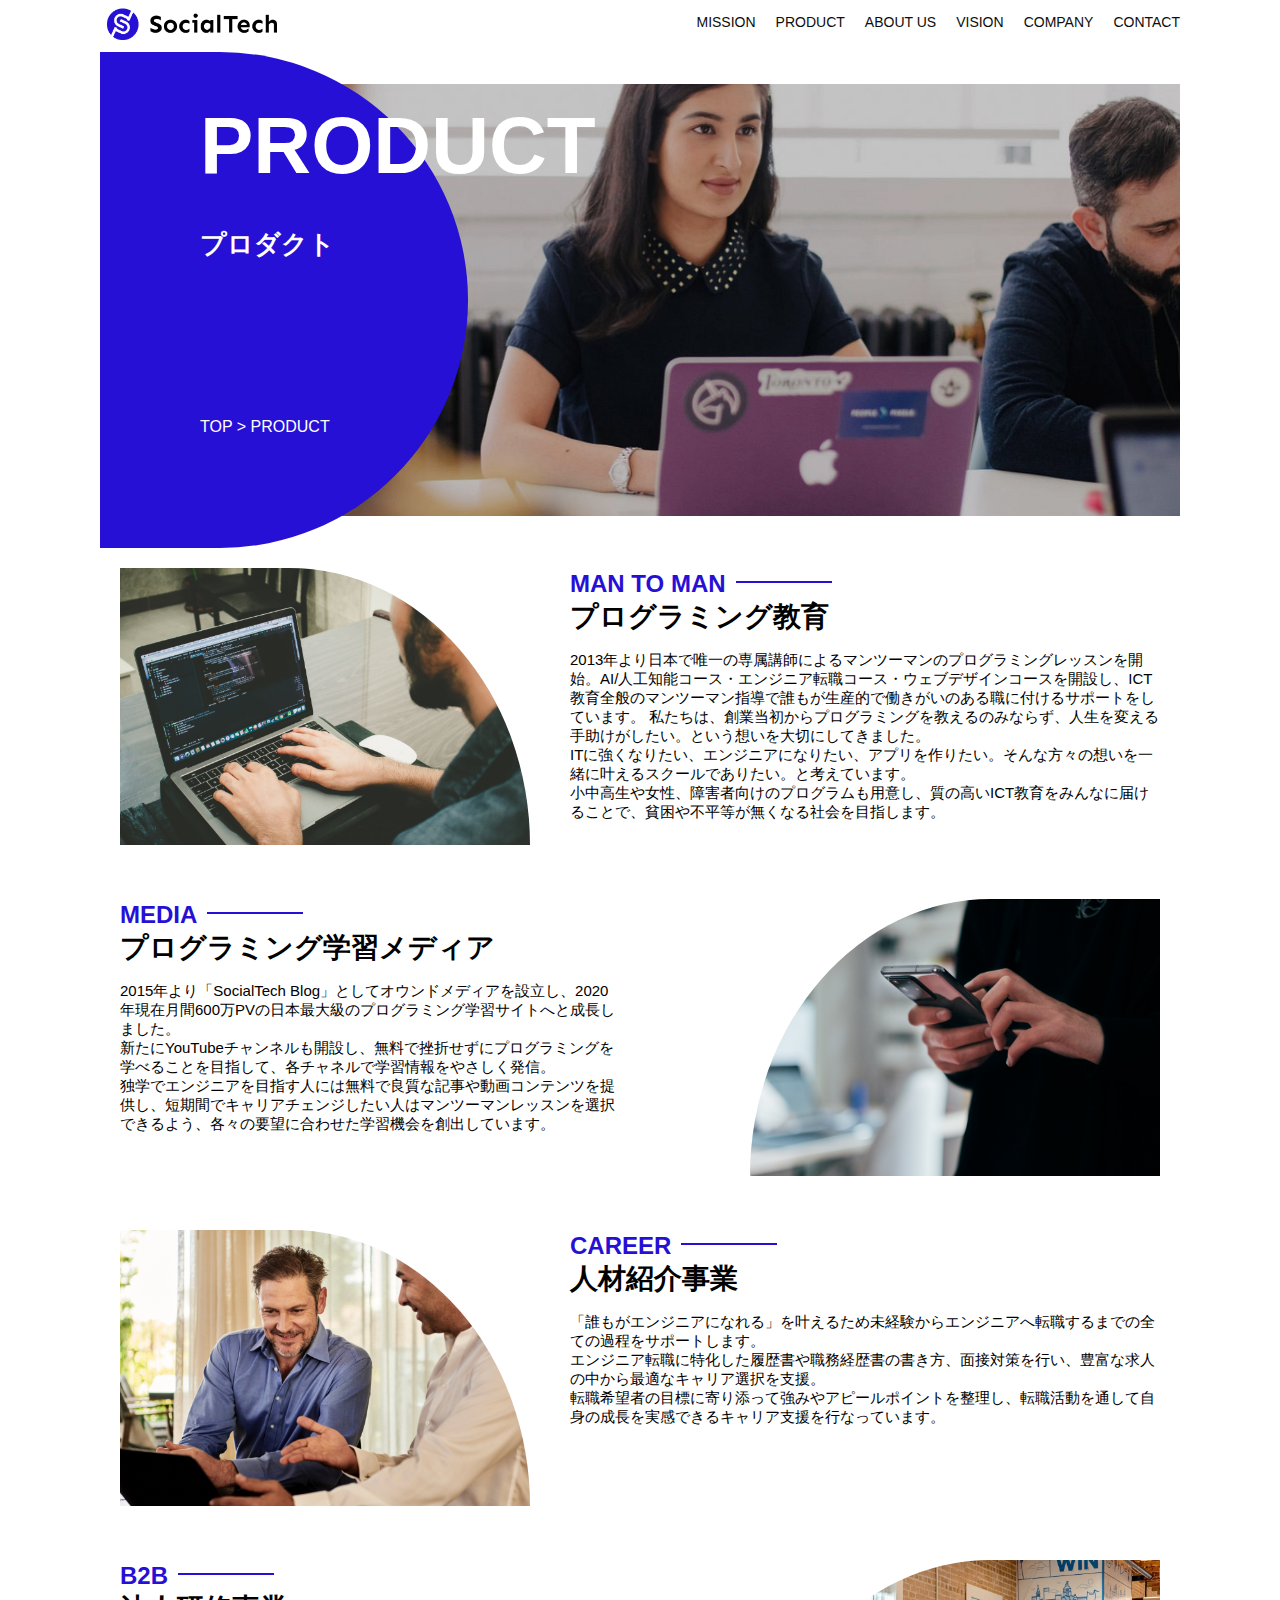
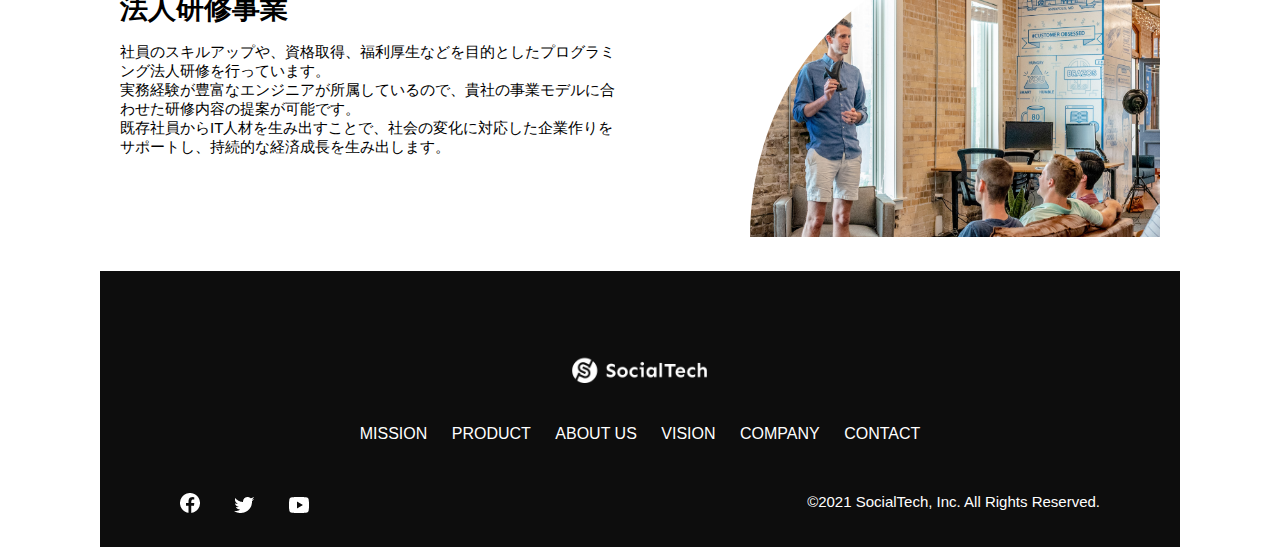
<file: kadai_tutorial_output/product.html>
<!DOCTYPE html>
<html>
<head>
    <title>SocialTech -PRODUCT プロダクト</title>
    <meta charset="UTF-8">
    <meta name="description" content="SocialTechの4つのプロダクトを紹介します">
    <meta name="viewport" content="width=device-width, initial-scale=1.0"> 
    <link rel="stylesheet" href="style.css">
</head>
<body>
    <!--ヘッダー-->
    <header>
        <!--ロゴ-->
        <a href="index.html" id="logo">
            <img src="images/logo.png" alt="トップページに戻る">
        </a>

        <!--PC用ナビゲーション-->
        <nav id="nav-pc">
            <ul>
                <li><a href="mission.html">MISSION</a></li>
                <li><a href="product.html">PRODUCT</a></li>
                <li><a href="index.html#aboutus">ABOUT US</a></li>
                <li><a href="index.html#vision">VISION</a></li>
                <li><a href="index.html#company">COMPANY</a></li>
                <li><a href="index.html#contact">CONTACT</a></li>
            </ul>
        </nav>
        <!-- スマートフォン用メニューボタン-->
        <button id="menu-sp" onclick="document.getElementById('nav-sp').style.display = 'block'">
            <img src="images/button-menu.png" alt="ナビゲーションを開く">
        </button>
        <!-- スマートフォン用ナビゲーション -->
        <div id="nav-sp">
            <button id="close" onclick="document.getElementById('nav-sp').style.display = 'none'">
                <img src="images/button-close.png" alt="ナビゲーションを閉じる">
            </button>
        
        <nav>
            <ul>
                <li>
                    <a id="logo-sp" href="index.html" onclick="document.getElementById('nav-sp').style.display = 'none'"><img src="images/logo-sp.png" alt="トップページに戻る"></a>                    
                </li>
                <li><a class="menu" href="mission.html" onclick="document.getElementById('nav-sp').style.display = 'none'">MISSION</a></li>
                <li><a class="menu" href="product.html" onclick="document.getElementById('nav-sp').style.display = 'none'">PRODUCT</a></li>
                <li><a class="menu" href="index.html#aboutus" onclick="document.getElementById('nav-sp').style.display = 'none'">ABOUT US</a></li>
                <li><a class="menu" href="index.html#vision" onclick="document.getElementById('nav-sp').style.display = 'none'">VISION</a></li>
                <li><a class="menu" href="index.html#company" onclick="document.getElementById('nav-sp').style.display = 'none'">COMPANY</a></li>
                <li><a class="menu" href="index.html#contact" onclick="document.getElementById('nav-sp').style.display = 'none'">CONTACT</a></li>
            </ul>            
        </nav>
        <div id="sns">
            <a href="https://www.facebook.com/sejuku2013">
             <img src="images/button-facebook.png" alt="Facebookのリンク">
           </a>
           <a href="https://twitter.com/samuraijuku">
             <img src="images/button-twitter.png" alt="Twitterのリンク">
           </a>
           <a href="https://www.youtube.com/channel/UCCFOQO5aDK0xXam4cUQXT8g">
             <img src="images/button-youtube.png" alt="YouTubeのリンク">
           </a>
        </div>
        </div>        
    </header>
    
    <main>
        <article>
            <section id="product-main">
                <div class="product-main-inner">
                    <div id="product-title">
                        <h1>PRODUCT<br><span>プロダクト</span></h1>
                        <p>TOP > PRODUCT</p>
                    </div>
                </div>
            </section>

            <section class="product-section product-section-left">
                <div class="product-section-img">
                    <img src="images/product/product-mantoman.png" alt="PCでコードを書く男性">
                </div>
                <div class="product-read">
                    <h2 class="product-h2">MAN TO MAN</h2>
                    <h3 class="product-h3">プログラミング教育</h3>
                    <p>
                        2013年より日本で唯一の専属講師によるマンツーマンのプログラミングレッスンを開始。AI/人工知能コース・エンジニア転職コース・ウェブデザインコースを開設し、ICT教育全般のマンツーマン指導で誰もが生産的で働きがいのある職に付けるサポートをしています。 私たちは、創業当初からプログラミングを教えるのみならず、人生を変える手助けがしたい。という想いを大切にしてきました。<br>ITに強くなりたい、エンジニアになりたい、アプリを作りたい。そんな方々の想いを一緒に叶えるスクールでありたい。と考えています。<br>小中高生や女性、障害者向けのプログラムも用意し、質の高いICT教育をみんなに届けることで、貧困や不平等が無くなる社会を目指します。
                    </p>
                </div>
            </section>

            <section class="product-section product-section-right">
                <div class="product-read">
                    <h2 class="product-h2">MEDIA</h2>
                    <h3 class="product-h3">プログラミング学習メディア</h3>
                    <p>
                        2015年より「SocialTech Blog」としてオウンドメディアを設立し、2020年現在月間600万PVの日本最大級のプログラミング学習サイトへと成長しました。<br>新たにYouTubeチャンネルも開設し、無料で挫折せずにプログラミングを学べることを目指して、各チャネルで学習情報をやさしく発信。<br>独学でエンジニアを目指す人には無料で良質な記事や動画コンテンツを提供し、短期間でキャリアチェンジしたい人はマンツーマンレッスンを選択できるよう、各々の要望に合わせた学習機会を創出しています。
                    </p>
                </div>
                <div class="product-section-img">
                    <img src="images/product/product-media.png" alt="スマートフォンを操作する人">
                </div>
            </section>

            <section class="product-section product-section-left">
                <div class="product-section-img">
                    <img src="images/product/product-career.png" alt="笑顔で話し合う2人の男性">
                </div>
                <div class="product-read">
                    <h2 class="product-h2">CAREER</h2>
                    <h3 class="product-h3">人材紹介事業</h3>
                    <p>
                        「誰もがエンジニアになれる」を叶えるため未経験からエンジニアへ転職するまでの全ての過程をサポートします。<br>エンジニア転職に特化した履歴書や職務経歴書の書き方、面接対策を行い、豊富な求人の中から最適なキャリア選択を支援。<br>転職希望者の目標に寄り添って強みやアピールポイントを整理し、転職活動を通して自身の成長を実感できるキャリア支援を行なっています。<br>
                    </p>
                </div>
            </section>
 
            <section class="product-section product-section-right">
                <div class="product-read">
                    <h2 class="product-h2">B2B</h2>
                    <h3 class="product-h3">法人研修事業</h3>
                    <p>社員のスキルアップや、資格取得、福利厚生などを目的としたプログラミング法人研修を行っています。<br>実務経験が豊富なエンジニアが所属しているので、貴社の事業モデルに合わせた研修内容の提案が可能です。<br>既存社員からIT人材を生み出すことで、社会の変化に対応した企業作りをサポートし、持続的な経済成長を生み出します。</p>
                </div>
                <div class="product-section-img">
                    <img src="images/product/product-b2b.png" alt="講演中の男性とそれを聴く人々">
                </div>            
            </section>

        </article>
    </main>
        
           

    <footer>
        <div id="footer-logo">
            <img src="images/logo-sp.png" alt="SocialTech">
        </div>
        <div id="footer-link">
            <a href="mission.html">MISSION</a>
            <a href="product.html">PRODUCT</a>
            <a href="index.html#aboutus">ABOUT US</a>
            <a href="index.html#vision">VISION</a>
            <a href="index.html#company">COMPANY</a>
            <a href="index.html#contact">CONTACT</a>
        </div>
        <div id="sns-footer">
            <div class="sns-btns">
                <a href="https://www.facebook.com/sejuku2013"><img src="images/button-facebook.png" alt="Facebookのリンク"></a>
                <a href="https://twitter.com/samuraijuku"><img src="images/button-twitter.png" alt="Twitterのリンク"></a>
                <a href="https://www.youtube.com/channel/UCCFOQO5aDK0xXam4cUQXT8g"><img src="images/button-youtube.png" alt="YouTubeのリンク"></a>
         </div>
         <p id="copyright">&copy;2021 SocialTech, Inc. All Rights Reserved.</p>
       </div>
    </footer>
    
    </body>
</html>
</file>
<file: html-css-kadai_013/style.css>
/* PC、スマホ共通スタイル */
body {
  font-family: "Source Sans Pro", "Hiragino Kaku Gothic ProN", Meiryo, Arial,
    sans-serif;
}

p {
  font-size: 15px;
}

#main-visual>img {
  width: 100%;
}

/*================
PC用のスタイル (768px以上の時に適用）
=================*/
@media screen and (min-width: 768px) {
  
  /* スマホ用メニュー・ナビゲーション非表示 */
  #menu-sp, 
  #nav-sp {
    display: none;
  }
  
  /* 横幅設定 */
  body {
    max-width: 1080px;
    min-width: 960px;
    margin: 0 auto 0 auto;
  }

  /* ヘッダー */
  header {
    display: flex;
    justify-content: space-between;
  }

  /* ナビゲーションのレイアウト */
  #nav-pc {
    text-align: right;
    font-size: 14px;
    padding-top: 15px;
  }

  /* ナビゲーションのリンクの装飾設定 */
  #nav-pc>a {
    text-decoration: none;
    margin-left: 20px;
  }

  #nav-pc>a:link {
    color: #0d0d0d;
  }

  #nav-pc>a:visited {
    color: #0d0d0d;
  }

  #nav-pc>a:hover {
    color: #0d0d0d;
    text-decoration: underline;
  }

  #nav-pc>a:active {
    color: #0d0d0d;
  }
 
}

/* =============================
   スマートフォン用のスタイル
==============================*/
@media screen and (max-width: 767px) {
  body {
    min-width: 375px;
    margin: 0;
  }

  /* PC用ナビゲーション非表示 */
  #nav-pc {
    display: none;
  }

  /* ハンバーガーメニュー */
  #menu-sp {
    float: right;
    padding: 0;
  }

  /* スマホ用ナビゲーション */
  #nav-sp {
    background-color: #ce933c;
    position: absolute;
    left: 0;
    top: 0;
    height: 100%;
    width: 100%;
    display: none;
    z-index: 100;
    text-align: left; 
  }

  #nav-sp ul {
    padding-left: 0;
  }

  #nav-sp li {
    list-style: none;
  }

  /* xボタン */
  #close {
    position: absolute;
    top: 20px;
    right: 20px;
  }

  
  /* ナビゲーションメニュー用ロゴ */
  #logo-sp {
    margin: 80px 0 30px 20px;
  }

  #nav-sp a {
    display: block;
  }

  #nav-sp a:link {
    color: #ffffff;
  }

  #nav-sp a:visited {
    color: #ffffff;
  }

  #nav-sp a:hover {
    color: #ffffff;
    text-decoration: underline;
  }

  #nav-sp a:active {
    color: #ffffff;
  }

  #nav-sp .menu {
    text-decoration: none;
    display: block;
    margin: 0  20px 0 20px;
    height: 44px;
    font-size: 16px;
    background-image: url("images/arrow.png");
    background-repeat: no-repeat;
    background-position: right top;
  }

}
</file>
<file: kadai_013/style.css>
/* PC、スマホ共通スタイル */
body {
  font-family: "Source Sans Pro", "Hiragino Kaku Gothic ProN", Meiryo, Arial,
    sans-serif;
}

p {
  font-size: 15px;
}

#main-visual>img {
  width: 100%;
}

/*================
PC用のスタイル (768px以上の時に適用）
=================*/
@media screen and (min-width: 768px) {
  
  /* スマホ用メニュー・ナビゲーション非表示 */
  #menu-sp, 
  #nav-sp {
    display: none;
  }
  
  /* 横幅設定 */
  body {
    max-width: 1080px;
    min-width: 960px;
    margin: 0 auto 0 auto;
  }

  /* ヘッダー */
  header {
    display: flex;
    justify-content: space-between;
  }

  /* ナビゲーションのレイアウト */
  #nav-pc {
    text-align: right;
    font-size: 14px;
    padding-top: 15px;
  }

  /* ナビゲーションのリンクの装飾設定 */
  #nav-pc>a {
    text-decoration: none;
    margin-left: 20px;
  }

  #nav-pc>a:link {
    color: #0d0d0d;
  }

  #nav-pc>a:visited {
    color: #0d0d0d;
  }

  #nav-pc>a:hover {
    color: #0d0d0d;
    text-decoration: underline;
  }

  #nav-pc>a:active {
    color: #0d0d0d;
  }
 
}

/* =============================
   スマートフォン用のスタイル
==============================*/
@media screen and (max-width: 767px) {
  body {
    min-width: 375px;
    margin: 0;
  }

  /* PC用ナビゲーション非表示 */
  #nav-pc {
    display: none;
  }

  /* ハンバーガーメニュー */
  #menu-sp {
    display: block;
    float: right;
    padding: 0;
    background-color: transparent;
    border: none;
  }

  /* スマホ用ナビゲーション */
  #nav-sp {
    background-color: #ce933c;
    position: absolute;
    left: 0;
    top: 0;
    height: 100%;
    width: 100%;
    display: none;
    z-index: 100;
    text-align: left; 
  }

  #nav-sp ul {
    padding-left: 0;
  }

  #nav-sp li {
    list-style: none;
  }

  /* xボタン */
  #close {
    position: absolute;
    top: 20px;
    right: 20px;
    background-color: transparent;
    border: none;
  }

  
  /* ナビゲーションメニュー用ロゴ */
  #logo-sp {
    margin: 80px 0 30px 20px;
  }

  #nav-sp a {
    display: block;
  }

  #nav-sp a:link {
    color: #ffffff;
  }

  #nav-sp a:visited {
    color: #ffffff;
  }

  #nav-sp a:hover {
    color: #ffffff;
    text-decoration: underline;
  }

  #nav-sp a:active {
    color: #ffffff;
  }

  #nav-sp .menu {
    text-decoration: none;
    display: block;
    margin: 0  20px 0 20px;
    height: 44px;
    font-size: 16px;
    background-image: url("images/arrow.png");
    background-repeat: no-repeat;
    background-position: right top;
  }

}
</file>
<file: kadai_tutorial_output/style.css>
/* PC、スマホ共通スタイル */
* {
    box-sizing: border-box;
}
p {
    font-size: 15px;
}

body {
    max-width: 1080px;
    margin: 0 auto 0 auto;
    font-family: "Source Sans Pro", "Hiragino Kaku Gothic ProN", Meiryo, Arial, sans-serif;
}

header {
    display: flex;
    justify-content: space-between;
}

/* PC用ナビゲーションのレイアウト */
#nav-pc {
    font-size: 14px;
}

#nav-pc ul {
    display: flex;
    padding-left: 0;
}

#nav-pc li {
    list-style: none;
}

/* ナビゲーションのリンクの装飾設定 */
#nav-pc a {
    text-decoration: none;
    margin-left: 20px;
    color: #0d0d0d;
}

#nav-pc a:hover {
    text-decoration: underline;
}

/* スマホ用ナビを非表示 */
#nav-sp,
#menu-sp {
    display: none;
}

#main-visual {
    position: relative;
    height: 400px;
}

#main-message {
    position: absolute;
    top: 0;
    left: 0;
    background-color:#2710d5;
    color: #ffffff;
    border-radius: 0 0 476px 0;
    max-width: 620px;
    height: 100%;
    width: 100%;
    z-index: 11;
}

#main-message > h1 {
    font-size: 60px;
    margin: 100px 0 0 50px;
} 

#main-message > p {
    font-size: 28px;
    margin: 0 0 0 50px;
}

#main-visual > img {
    max-width: 620px;
    border-radius:476px 0 0 0;
    position: absolute;
    top: 0;
    right: 0;
    z-index: 10;
}

/* 見出し */
h2 {
    margin: 40px 0 0 0;
}

h2::after {
    content: url("images/line.png");
    margin-left: 10px;
}

h3 {
    font-size: 27px;
}

/* ミッション */
#mission {
    margin: 80px auto 80px auto;
}

#mission-flex {
    display: flex;
}

#mission-flex > div {
    width: 50%;
    margin: 20px;
}

#mission-photo {
    width: 100%;
}

#s2dgs {
    margin-top: 50px;
    width: 100%;
}

/* プロダクト */
#product {
    background-color: #fafafa;
    margin: 80px 0 80px 0;
    padding: 10px 40px 0px 40px;
}

/* 外枠 */
#product .product-flex {
    margin-top: 40px;
    display: flex;
}

/* 左のカラム */
#product-left {
    width: 50%;
    margin-right: 20px;
}

/* 右のカラム */
#product-right {
    width: 50%;
    margin-left: 20px;
    margin-top: 80px;
}

/* 画像＋説明の枠 */
#product-left > div {
    position: relative;
    height: 480px;
    margin-right: 20px;
}

#product-right > div {
    position: relative;
    height: 480px;
    margin-left: 20px; 
}

/* 画像 */
.product-photo {
    width: 100%;
}

/* 説明文の枠 */
.product-explain {
    background-color: #ffffff;
    position: absolute;
    left: 0;
    bottom: 50px;
    margin: 0 40px 0 40px;
    padding: 20px;
    box-shadow: 5px 5px 10px rgba(0, 0, 0, 0.05);
}

/* 説明文の英語 */
.product-explain > span {
    color: #2710d5;
    font-weight: bold;
    font-size: 16px;
    margin: 0;
}

/* 説明文の見出し */
.product-explain > h3 {
    margin: 5px 0 5px 0;
}

/* 説明文 */
.product-explain > p {
    font-size: 14px;
    margin: 0;
}

/* もっと見るボタン */
#product-more {
    text-align: center;
}

#product-more a {
    position: relative;
    bottom: -42px;
}

/* ABOUT US */
#aboutus {
    margin: 80px auto 80px auto;
}

/* ３つの組織文化と画像を入れる枠 */
#aboutus > div {
    display: flex;
}

/* 画像 */
.culture-img {
    width: 50%;
    align-self:  flex-start;
}

.culture-img2 {
    margin-top: 50px;
    width: 100%;
}

/* 3つの組織文化の表 */
.culture-table {
    margin-right: 50px;
}

/* 番号 */
.culture-num {
    font-size: 80px;
    color: #2710d5;
    padding: 0 20px 0 0;
}

/* 見出し */
.culture-table th {
    text-align: left;
    font-size: 28px;
    font-weight: bold;
}

/* 組織文化英語 */
.culture-en {
    color: #2710d5;
    font-size: 24px;
}

/* 説明文 */
.culture-description {
    margin: 0;
}

/* ビジョン */
#vision {
    margin: 80px auto 80px auto;
}

/* セクション内の外枠 */
#vision > div {
    display: flex;
    justify-content: space-between;
    flex-wrap: wrap;
}

/* ７つの行動指針の枠 */
.vision-box {
    width: 300px;
    height: 300px;
    margin-bottom: 30px;
    position: relative;
}

.vision-box > img {
    width: 100%;
    position: relative;
    z-index: 30;
}

.vision-box > div {
    position: absolute;
    top: 0;
    left: 0;
    z-index: 31;
    margin-right: 20px;
}

.vision-box > div > h4 {
    color: #2710d5;
    font-size: 19px;
    margin: 80px 0 0 0;
}

.vision-box > div > h4::first-letter {
    font-size: 40px;
}

.vision-box > div > h5 {
    font-size: 20px;
    margin: 0 0 0 0;
}

.vision-box >  div > p {
    margin: 10px 0 0 0;
}

/* 会社概要 */
#company {
    margin: 80px auto 80px auto;
}
#company-table {
    width: 100%;
}

.tableheader {
    text-align: left;
    padding: 20px;
    border-bottom-color: #2710d5;
    border-bottom-width: 1px;
    border-bottom-style: solid;
    width: 100px;
}

.tableheader-first {
    border-top-color: #2710d5;
    border-top-width: 1px;
    border-top-style: solid;
}

.cell {
    padding: 30px;
    border-bottom-color: #ececec;
    border-bottom-width: 1px;
    border-bottom-style: solid;
}

.cell-first {
    border-top-color: #ececec;
    border-top-width: 1px;
    border-top-style: solid;
}

#company > iframe {
    width: 100%;
    height: 368px;
    margin-top: 40px;
}

/* お問い合わせ */
#contact {
    margin: 80px auto 80px auto;
}

/* 外枠 */
#contact > form > div {
    display: flex;
    flex-direction: row;
    flex-wrap: wrap;
    padding-bottom: 30px;
}

/* 左列の見出し */
.contact-heading {
    width: 240px;
    align-self: center;
}

/* 見出しのラベル */
.contact-label {
    font-weight: bold;
}

/* 必須 */
.contact-span {
    color: #ce2222;
    margin: 0 0 0 20px;
    font-weight: bold;
}

/* テキストボックス */
.contact-textbox {
    border-top: 0px;
    border-left: 0px;
    border-right: 0px;
    border-bottom-width: 1px;
    border-bottom-color: #707070;
    border-style: solid;
    background-color: #fafafa;
    width: 400px;
    height: 56px;
}

/* お問い合わせ内容のテキストエリア */
.contact-textarea {
    border-top: 0px;
    border-left: 0px;
    border-right: 0px;
    border-bottom-width: 1px;
    border-bottom-color: #707070;
    background-color: #fafafa;
    width: 400px;
    height: 200px;
}
/* 個人情報の取り扱い */
#contact dt {
    font-weight: bold;
}

#contact dd {
    margin: 0 0 16px 0;
}

#contact dd p {
    margin: 0;
}

#contact dd ul {
    padding-left: 0;
}

#contact dd li {
    margin-bottom: 0;
    list-style: none;
}

/* フッター */
footer {
    background-color: #0d0d0d;
    text-align: center;
    padding: 80px 80px 30px 80px;
}

#footer-logo {
    margin-bottom: 30px;
}

#footer-link {
    margin-bottom: 50px;
}

#footer-link > a {
    text-decoration: none;
    margin: 10px;
    color: #ffffff;
}

#footer-link > a:hover {
    text-decoration: underline;
}

#sns-footer {
    display: flex;
    justify-content: space-between;
    text-align: left;
}

#sns-footer a {
    margin-right: 30px;
}

#copyright {
    color: #ffffff;
    margin: 0;
}

/* mission.html用スタイル */
/* ミッションのメインビジュアル */
.mission-main-inner {
    background-image: url("images/mission/mission-main.png");
    background-repeat: no-repeat;
    background-position-y: center;
} 

#mission-title {
    background-color: #2710d5;
    width: 368px;
    color: #ffffff;
    height: 496px;
    border-radius: 0 248px 248px 0;
    position: relative;
}

#mission-title h1 {
    position: absolute;
    top: 0;
    left: 100px;
    font-size: 80px;
    line-height: 1;
}

#mission-title h1 span {
    font-size: 26px;
}

#mission-title > p {
    position: absolute;
    top: 350px;
    left: 100px;
    font-size: 16px;
}

/* ミッションページ　S2DGSの設定 */
#mission-s2dgs {
    padding: 20px;
}

.mission-h2 {
    color: #2710d5;
    font-size: 40px;
}

.mission-h2::after {
    content: none;
}
 
/* ミッションページ　5つのゴールの設定 */
#mission-five-goals {
    padding: 20px;
    display: flex;
}

#mission-five-goals .five-goals-image {
    width: 30%;
    padding: 20px;
}

#mission-five-goals .five-goals-image img {
    width: 100%;
}

#mission-five-goals .five-goals-read {
    width: 70%;
    padding: 20px;
}

#mission-five-goals .five-goals-read > div {
    margin-bottom: 40px;
}

.fivegoals-image-right {
    float: right;
    margin: 20px;
}

.fivegoals-image-left {
    float: left;
    margin: 20px;
}

.fivegoals-number {
    color: #2710d5;
    font-size: 48px;
    font-weight: bold;
    margin: 0;
}

.fivegoals-h3 {
    font-size: 28px;
    margin: 0;
}

.fivegoals-p {
    margin: 0;
}

/* プロダクトページ */
.product-main-inner {
    background-image: url("images/product/product-main.png");
    background-repeat: no-repeat;
    background-position-y: center;
}

#product-title {
    background-color: #2710d5;
    width: 368px;
    color: #ffffff;
    height: 496px;
    border-radius: 0 248px 248px 0;
    position: relative;
}

#product-title h1 {
    position: absolute;
    top: 0;
    left: 100px;
    font-size: 80px;
    line-height: 1;
}

#product-title h1 span {
    font-size: 26px;
}

#product-title > p {
    position: absolute;
    top: 350px;
    left: 100px;
    font-size: 16px;
}

/* セクション */
.product-section {
    display: flex;
    padding: 20px 20px 0;
}

.product-section .product-section-img {
    width: 450px;
}

/* 左が画像のセクション */
.product-section-left .product-section-img img {
    width: 100%;
    padding: 0 40px 30px 0;
    border-radius: 0 432px 0 0;
}

.product-section-left .product-read {
    width: 50%;
    flex-grow: 1;
}

.product-section-left .product-read p {
    margin-bottom: 0;
}

/* 右が画像のセクション */
.product-section-right {
    justify-content: space-between;
}

.product-section-right .product-section-img img {
    width: 100%;
    padding: 0 0 30px 40px;
    border-radius: 432px 0 0 0;    
}

.product-section-right .product-read {
    width: 500px;
}

.product-h2 {
    color: #2710d5;
    font-size: 24px;
    margin: 0;
}

.product-h3 {
    font-size: 28px;
    margin: 0;
}

/* =============================
   スマートフォン用のスタイル
==============================*/
@media screen and (max-width: 767px) {
    /* PC用ナビゲーション非表示 */
    #nav-pc {
        display: none;
    }
    
    
    /* ハンバーガーメニュー */
    #menu-sp {
        display: block;
        background-color: transparent;
        float: right;
        padding: 0;
        border: none;
    }

    /* スマホ用ナビゲーションの表示切替 */
    /* 初期状態、レイアウトと非表示設定 */
    #nav-sp {
        background-color: #2710d5;
        position: fixed;
        left: 0;
        top: 0;
        height: 100%;
        width: 100%;
        display: none;
        z-index: 100;
    }

    /* ｘボタン */
    #close {
        position: absolute;
        top: 20px;
        right: 20px;
        background-color: transparent;
        border: none;
    }

    #nav-sp nav ul {
        padding-left: 0;
    }

    #nav-sp nav li {
        list-style: none;
    }

    /*  ナビゲーションメニュー用ロゴ */
    #logo-sp {
        margin: 80px 0 30px 20px;
    }
    /* ナビゲーションのリンクの装飾設定 */
    #nav-sp nav a {
        display: block;
        color: #ffffff;
    }
    
    #nav-sp nav a:hover {
        text-decoration: underline;
    }

    #nav-sp .menu {
        text-decoration: none;
        margin: 0 20px 0 20px;
        height: 44px;
        font-size: 16px;
        background-image: url("images/arrow.png");
        background-repeat: no-repeat;
        background-position: right top;
    }

    #sns {
        position: absolute;
        bottom: 20px;
        left: 20px;
    }

    #sns > a {
        margin-right: 30px;
    }

    /* メインビジュアル */
    #main-visual {
        position: relative;
        height: 470px;
    }

    #main-visual > div {
        text-align: center;
        height: 280px;
    }

    #main-visual h1 {
        font-size: 28px;
        margin: 90px 0 0 0;
    }

    #main-visual > div > p {
        margin: 0;
        font-size: 15px;
    }

    #main-visual > img {
        width: 100%;
        border-radius: 476px 0 0 0;
        top: auto;
        bottom: 0;
    }

    /* 見出し */
    h2 {
        margin: 15px 0 15px 0;
    }

    h3 {
        font-size: 24px;
        margin: 10px 0 0 0;
    }

    /* ミッション */
    #mission {
        margin: 20px 0 20px 0;
        padding: 0 20px 0 20px;
    }

    #mission-flex {
        flex-direction: column;
    }

    #mission-flex > div {
        width: 100%;
        margin: 0;
    }

    /* プロダクト */
    #product {
        margin: 0;
        padding: 10px 20px 0 20px;
    }

    /* 外枠 */
    #product .product-flex {
        flex-direction: column;
        margin-top: 0;
    }

    /* 左右のカラム　スマホでは縦並び */
    #product-left,
    #product-right {
        width: 100%;
        margin: 0;
    }

    /* 画像+説明の枠 */
    #product-left > div,
    #product-right > div {
        height: auto;
        margin: 0;
    }

    /* 説明文の枠 */
    .product-explain {
        position: relative;
        margin: 0;
    }

    .product-explain > h3 {
        margin: 10px 0  10px 0;
        font-size: 24px;
    }

    /* もっと見るボタン */
    #product-more {
    text-align: left;
    }

    /* ABOUT US */
    #aboutus {
        margin: 80px 20px 80px 20px;
    }

    #aboutus > div {
        flex-direction: column;
    }

    .culture-table th {
        font-size: 16px;
    }

    .culture-table {
        margin-right: 0;
        padding-right: 20px;
        order: 2;
    }

    .culture-img {
        width: 100%;
        order: 1;
    }

    .culture-img2 {
        margin-top: 0;
    }

    .culture-num {
        padding: 0;
    }

    .culture-description {
        margin: 0;
    }

    /* ビジョン */
    #vision {
        margin: 80px 20px 80px 20px;
    }

    .vision-box > img {
        position: absolute;
        top: 0;
        left: 0;
    }

    .vision-box > div > h4 {
        margin: 60px 0 0 0;
    }

    /* 会社概要 */
    #company {
        margin: 0 20px 0 20px;
    }

    #company > h3 {
        margin-bottom: 20px;
    }

    .tableheader {
        width: 50px;
    }

    .cell {
        padding: 20px;
    }

    #company > iframe {
        height: 240px;
    }

    /* お問い合わせ */
    #contact { 
        margin: 80px 20px 80px 20px;
    }

    #contact > h3 {
        margin-bottom: 20px;
    }

    #contact > form > div {
        flex-direction: column;
        margin-bottom: 20px;
    }

    .contact-heading {
        align-self: auto;
        margin-bottom: 20px;
    }

    .contact-textbox {
        min-width: 300px;
        width: 100%;
    }

    .contact-textarea {
        height: 150px;
        width: 100%;
    }

    .radiobutton {
        margin-bottom: 20px;
    }

    /* フッター */
    footer {
        padding: 30px 20px 50px 20px;
        text-align: left;
    }

    #footer-link > a {
        margin: 0 20px 30px 0;
        display: block;
        background-image: url("images/arrow.png");
        background-repeat: no-repeat;
        background-position: right top;
    }

    #footer-link > a:hover {
        text-decoration: underline;
    }

    #sns-footer {
        flex-direction: column;
        justify-content: flex-start;
    }

    #copyright {
        font-size: 12px;
        margin-top: 30px;
    }

    /* mission.html用スタイル */
    /* ミッションのメインビジュアル */
    #mission-main {
        height: 256px;
        margin-top: 4%;
        position: relative;
    }

    .mission-main-inner {
        height: 80%;
        background-size: cover;
    }

    #mission-title {
        width: 136px;
        height: 256px;
        position: absolute;
        top: -10%;
    }

    #mission-title h1 {
        left: 20px;
        font-size: 40px;
    }

    #mission-title h1 span {
        font-size: 18px;
    }

    #mission-title > p {
        top: 180px;
        left: 20px;
        font-size: 13px;
    }

    /* ミッションページ　S2DGSの設定 */
    .mission-h2 {
        font-size: 38px;
        margin: 0px;
    }

    .mission-h2::after {
        content: none;
    }

    #mission-s2dgs > img {
        width: 100%;
    }

    /* ミッションページ　5つのゴールの設定 */
    #mission-five-goals {
        flex-direction: column;
    }

    #mission-five-goals > div {
        padding: 0;
    }

    #mission-five-goals .five-goals-image,
    #mission-five-goals .five-goals-read {
        width: 100%;
        padding: 0;
    }

    #mission-five-goals .five-goals-read > div {
        display: flex;
        flex-direction: column;
    }

    .fivegoals-image-right,
    .fivegoals-image-left {
        align-self: center;
    }

    /* プロダクトページ */
    #product-main {
        height: 256px;
        margin-top: 4%;
        position: relative;
    }

    .product-main-inner {
        height: 80%;
        background-size: cover;
    }

    #product-title {
        width: 136px;
        height: 256px;
        position: absolute;
        top: -10%;
    }

    #product-title h1 {
        left: 20px;
        font-size: 40px;
    }

    #product-title h1 span {
        font-size:  18px;
    }

    #product-title > p {
        top: 180px;
        left: 20px;
        font-size: 13px;
    }

    /* セクション */
    .product-section {
        flex-direction: column;
    }

    .product-section .product-section-img {
        width: 100%;
    }

    .product-section .product-section-img image {
        width: 100%;
        padding: 0;
    }

    /* 左が画像のセクション */
    .product-section-left .product-section-img img {
        border-radius: 0 300px 0 0;
    }

    .product-section-left .product-read {
        width: 100%;
        flex-grow: 1
    }

    /* 右が画像のセクション */
    .product-section-right .product-section-img img {
        order: 1;
        border-radius: 300px 0 0 0;
    }

    .product-section-right .product-read {
        order: 2;
        width: 100%;
    }


}
</file>
